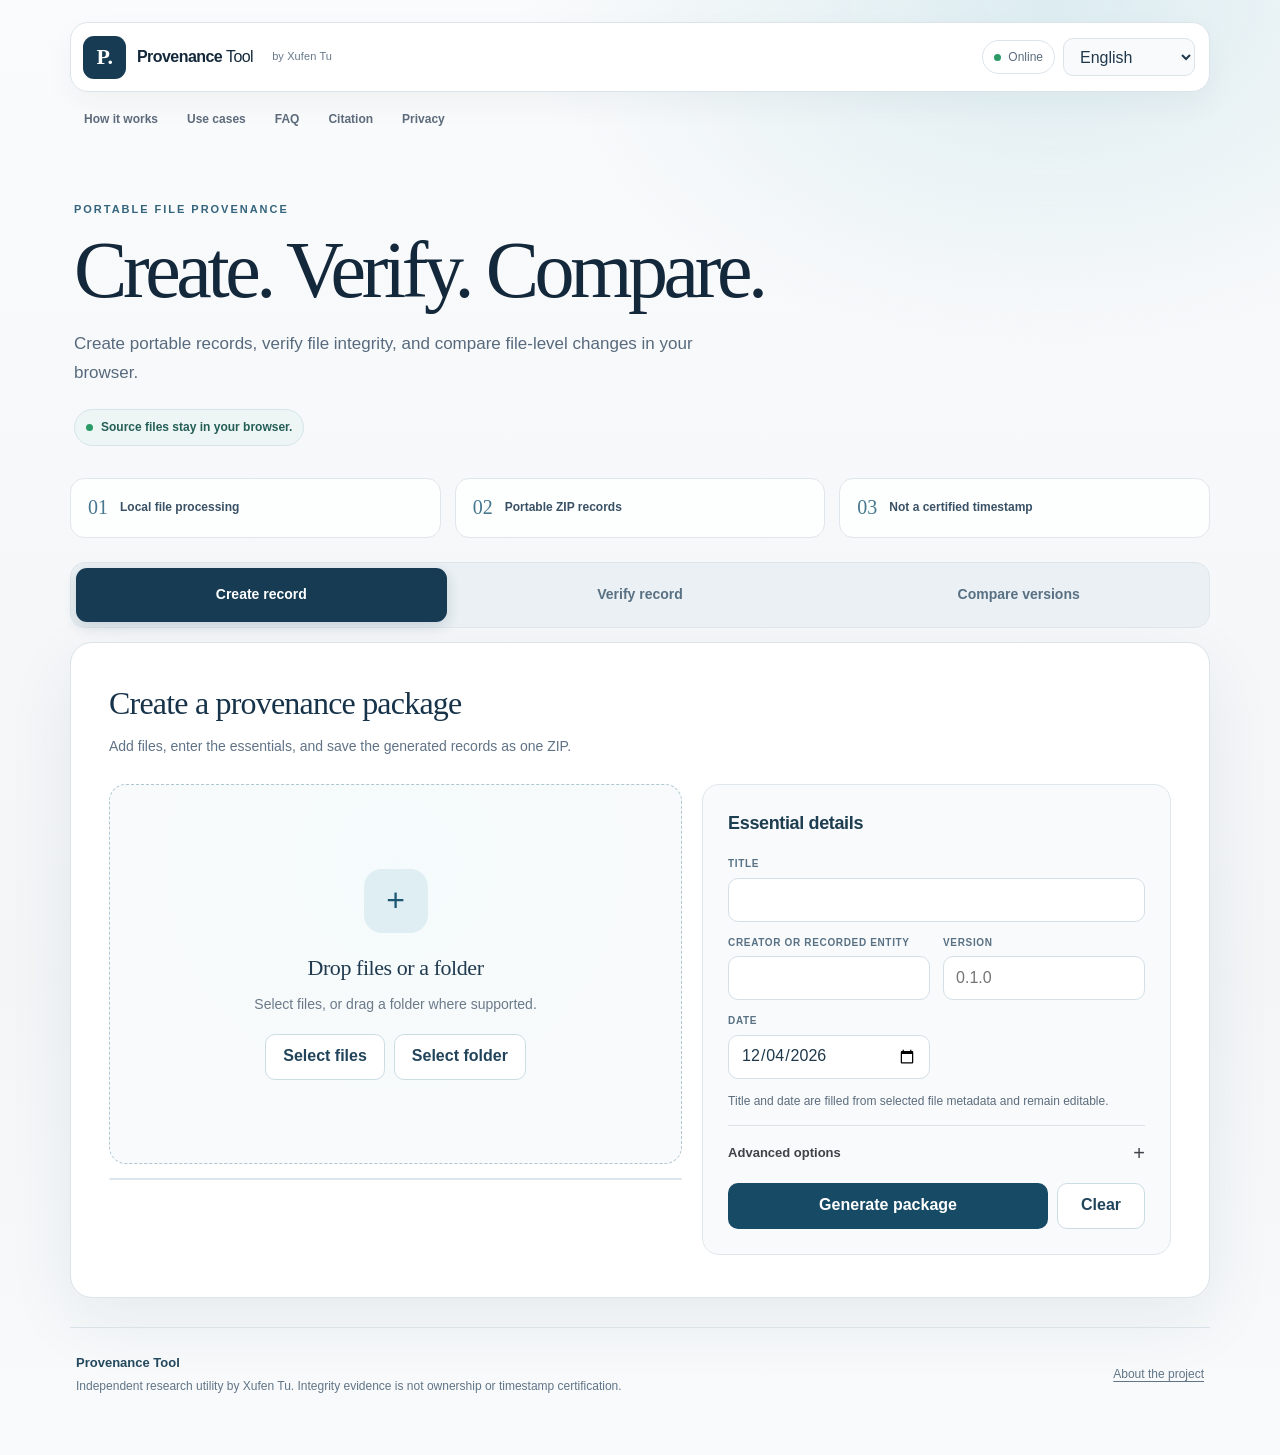
<file: index.html>
<!DOCTYPE html>
<html lang="en" translate="no">
<head>
  <meta charset="UTF-8" />
  <meta name="viewport" content="width=device-width, initial-scale=1.0" />
  <title>Provenance Tool v0.4.3 | Create, Verify and Compare</title>
  <meta name="description" content="Create, verify, and compare portable file provenance records locally in your browser." />
  <meta name="author" content="Xufen Tu" />
  <meta name="version" content="0.4.3" />
  <meta name="robots" content="index,follow,max-image-preview:large" />
  <link rel="canonical" href="https://research-tools.xufentu.com/" />
  <link rel="alternate" hreflang="en" href="https://research-tools.xufentu.com/" />
  <link rel="alternate" hreflang="zh-CN" href="https://research-tools.xufentu.com/zh/" />
  <link rel="alternate" hreflang="x-default" href="https://research-tools.xufentu.com/" />
  <meta property="og:type" content="website" />
  <meta property="og:title" content="Provenance Tool v0.4.3 | Local-first file provenance" />
  <meta property="og:description" content="Create portable provenance records, verify file integrity, and compare file-level changes locally in your browser." />
  <meta property="og:url" content="https://research-tools.xufentu.com/" />
  <meta property="og:image" content="https://research-tools.xufentu.com/assets/social-card.png" />
  <meta name="twitter:card" content="summary_large_image" />
  <meta http-equiv="Content-Security-Policy" content="default-src 'self'; script-src 'self' 'unsafe-inline'; style-src 'self' 'unsafe-inline'; img-src 'self' data:; connect-src 'none'; object-src 'none'; base-uri 'self'; form-action 'none'; frame-ancestors 'none'; upgrade-insecure-requests" />
  <meta name="theme-color" content="#111111" />
  <meta name="mobile-web-app-capable" content="yes" />
  <meta name="apple-mobile-web-app-capable" content="yes" />
  <meta name="apple-mobile-web-app-status-bar-style" content="black-translucent" />
  <link rel="manifest" href="./manifest.webmanifest" />
  <link rel="icon" href="./icons/icon-192.png" />
  <link rel="apple-touch-icon" href="./icons/icon-192.png" />
  <script type="application/ld+json">{"@context":"https://schema.org","@graph":[{"@type":"Person","@id":"https://xufentu.com/#xufen-tu","name":"Xufen Tu","url":"https://xufentu.com","jobTitle":"Independent Interdisciplinary Researcher"},{"@type":"SoftwareApplication","@id":"https://research-tools.xufentu.com/#software","name":"Provenance Tool","alternateName":"文件溯源工具","softwareVersion":"0.4.3","applicationCategory":"ResearchApplication","operatingSystem":"Web browser","url":"https://research-tools.xufentu.com/","codeRepository":"https://github.com/xufentu-creator/provenance-tool","license":"https://www.apache.org/licenses/LICENSE-2.0","isAccessibleForFree":true,"offers":{"@type":"Offer","price":"0","priceCurrency":"USD"},"creator":{"@id":"https://xufentu.com/#xufen-tu"},"author":{"@id":"https://xufentu.com/#xufen-tu"},"maintainer":{"@id":"https://xufentu.com/#xufen-tu"},"description":"A lightweight, local-first web application for creating portable file provenance records, verifying recorded files, and comparing file-level changes.","featureList":["Local SHA-256 hashing","Portable provenance packages","File and manifest verification","File-level version comparison","Human-confirmed metadata","Offline-capable PWA"],"inLanguage":["en","zh-CN"]},{"@type":"WebSite","@id":"https://research-tools.xufentu.com/#website","name":"Provenance Tool","url":"https://research-tools.xufentu.com/","publisher":{"@id":"https://xufentu.com/#xufen-tu"},"inLanguage":["en","zh-CN"]}]}</script>
  <script src="./vendor/jszip.min.js"></script>
  <style>
    :root{
      --bg:#f4f4f1;--panel:#fff;--text:#111;--muted:#737373;--line:#deded8;
      --soft:#f7f7f4;--dark:#141414;--ok:#196b45;--warn:#9a6700;--bad:#b42318;
      --radius:22px;--shadow:0 18px 55px rgba(0,0,0,.07);--max:1180px
    }
    *{box-sizing:border-box}
    html{background:var(--bg);scroll-behavior:smooth}
    body{margin:0;background:
      radial-gradient(circle at 15% 0%,rgba(255,255,255,.9),transparent 33%),
      var(--bg);color:var(--text);font-family:Inter,ui-sans-serif,-apple-system,
      BlinkMacSystemFont,"Segoe UI",Arial,sans-serif;line-height:1.55;
      -webkit-font-smoothing:antialiased}
    button,input,select,textarea{font:inherit}
    button,select{cursor:pointer}
    button:disabled{cursor:not-allowed;opacity:.42}
    a{color:inherit;text-decoration:none}
    .shell{width:min(calc(100% - 28px),var(--max));margin:0 auto;padding:18px 0 64px}
    .topbar{display:flex;align-items:center;justify-content:space-between;gap:18px;
      padding:11px 14px;border:1px solid rgba(222,222,216,.9);border-radius:16px;
      background:rgba(255,255,255,.82);backdrop-filter:blur(16px);position:sticky;top:10px;z-index:20}
    .brand{display:flex;align-items:center;gap:11px;font-weight:700;font-size:14px}
    .mark{display:grid;place-items:center;width:31px;height:31px;border-radius:10px;background:var(--dark);color:#fff;font-size:12px}
    .lang{height:38px;border:1px solid var(--line);border-radius:10px;background:#fff;padding:0 34px 0 12px;color:var(--text)}
    .hero{padding:72px 4px 38px}
    .eyebrow{margin:0 0 12px;color:var(--muted);font-size:12px;font-weight:700;letter-spacing:.09em;text-transform:uppercase}
    h1{margin:0;max-width:900px;font-size:clamp(48px,7.5vw,84px);font-weight:650;letter-spacing:-.06em;line-height:.98}
    .hero-copy{max-width:760px;margin:22px 0 0;color:var(--muted);font-size:18px}
    .privacy{display:inline-flex;align-items:center;gap:8px;margin-top:18px;padding:8px 11px;border:1px solid var(--line);border-radius:999px;background:rgba(255,255,255,.72);font-size:13px}
    .dot{width:7px;height:7px;border-radius:50%;background:#2a9b66}
    .modebar{display:grid;grid-template-columns:repeat(3,1fr);gap:8px;margin:10px 0 18px;padding:7px;border:1px solid var(--line);border-radius:18px;background:rgba(255,255,255,.72)}
    .modebtn{min-height:52px;border:0;border-radius:13px;background:transparent;color:var(--muted);font-weight:650}
    .modebtn.active{background:var(--dark);color:#fff;box-shadow:0 8px 22px rgba(0,0,0,.12)}
    .workspace{min-height:620px;border:1px solid var(--line);border-radius:28px;background:rgba(255,255,255,.9);box-shadow:var(--shadow);overflow:hidden}
    .view{display:none;padding:34px}
    .view.active{display:block}
    .view-head{display:flex;align-items:flex-start;justify-content:space-between;gap:24px;margin-bottom:24px}
    .view-head h2{margin:0;font-size:30px;letter-spacing:-.04em}
    .view-head p{max-width:650px;margin:7px 0 0;color:var(--muted)}
    .canvas{display:grid;grid-template-columns:1.2fr .8fr;gap:18px}
    .drop{min-height:330px;display:flex;flex-direction:column;align-items:center;justify-content:center;text-align:center;padding:34px;border:1.5px dashed #c8c8c2;border-radius:22px;background:linear-gradient(180deg,#fff,#fafaf8);transition:.18s ease}
    .drop.drag{border-color:#111;background:#f4f4f0;transform:translateY(-2px)}
    .drop-icon{width:58px;height:58px;display:grid;place-items:center;border-radius:18px;background:#111;color:#fff;font-size:24px;margin-bottom:18px}
    .drop h3{margin:0;font-size:24px;letter-spacing:-.03em}
    .drop p{max-width:430px;margin:9px 0 18px;color:var(--muted)}
    .button{min-height:44px;padding:0 17px;border:0;border-radius:11px;font-weight:650}
    .primary{background:#111;color:#fff}
    .secondary{background:#fff;color:#111;border:1px solid var(--line)}
    .sidecard{padding:24px;border:1px solid var(--line);border-radius:22px;background:var(--soft)}
    .sidecard h3{margin:0 0 17px;font-size:17px}
    .compact-grid{display:grid;grid-template-columns:1fr 1fr;gap:12px}
    .compact-grid .full{grid-column:1/-1}
    .mini{display:flex;flex-direction:column;gap:6px}
    .mini label{font-size:11px;font-weight:700;color:var(--muted);letter-spacing:.05em;text-transform:uppercase}
    .mini input,.mini select,.mini textarea{width:100%;border:1px solid var(--line);border-radius:11px;background:#fff;color:#111;padding:11px 12px;outline:none}
    .mini input,.mini select{height:44px}
    .mini textarea{min-height:82px;resize:vertical}
    .mini input:focus,.mini select:focus,.mini textarea:focus{border-color:#111;box-shadow:0 0 0 3px rgba(0,0,0,.07)}
    .actionrow{display:flex;flex-wrap:wrap;gap:10px;margin-top:17px}
    .filelist{margin-top:18px;border-top:1px solid var(--line)}
    .filerow{display:grid;grid-template-columns:minmax(0,1fr) auto auto;gap:14px;align-items:center;padding:12px 0;border-bottom:1px solid var(--line);font-size:13px}
    .fname{font-weight:650;overflow-wrap:anywhere}
    .fmeta,.fstate{color:var(--muted);white-space:nowrap}
    .resultbox{display:none;margin-top:20px;padding:24px;border-radius:20px;background:#111;color:#fff}
    .resultbox.show{display:block}
    .resultbox h3{margin:0;font-size:22px}
    .resultbox p{margin:7px 0 17px;color:#cfcfcf}
    .dual{display:grid;grid-template-columns:1fr 1fr;gap:18px}
    .slot{min-height:280px;padding:28px;border:1.5px dashed #c8c8c2;border-radius:22px;background:#fff;display:flex;flex-direction:column;justify-content:center;text-align:center}
    .slot.drag{border-color:#111;background:#f7f7f4}
    .slot .label{font-size:11px;font-weight:750;letter-spacing:.08em;color:var(--muted);text-transform:uppercase}
    .slot h3{margin:8px 0 6px;font-size:24px;letter-spacing:-.03em}
    .slot p{margin:0 0 16px;color:var(--muted)}
    .summarygrid{display:grid;grid-template-columns:repeat(4,1fr);gap:10px;margin-top:20px}
    .metric{padding:18px;border:1px solid var(--line);border-radius:16px;background:#fff}
    .metric strong{display:block;font-size:28px;letter-spacing:-.04em}
    .metric span{font-size:12px;color:var(--muted)}
    .tablewrap{overflow:auto;margin-top:18px;border:1px solid var(--line);border-radius:18px;background:#fff}
    table{width:100%;border-collapse:collapse;font-size:13px}
    th,td{padding:13px 14px;text-align:left;border-bottom:1px solid var(--line);white-space:nowrap}
    th{color:var(--muted);font-size:11px;letter-spacing:.06em;text-transform:uppercase}
    tr:last-child td{border-bottom:0}
    .badge{display:inline-flex;align-items:center;padding:4px 8px;border-radius:999px;font-size:11px;font-weight:700}
    .same{background:#eaf5ef;color:var(--ok)}
    .changed{background:#fff3d6;color:var(--warn)}
    .added{background:#e8f0ff;color:#2456a6}
    .removed{background:#fdecea;color:var(--bad)}
    .verify-panel{display:none;margin-top:20px}
    .copy-help{margin:12px 0 0;color:#bdbdbd;font-size:13px;line-height:1.55}
    .toast{position:fixed;left:50%;bottom:28px;transform:translate(-50%,18px);
      min-width:280px;max-width:calc(100% - 32px);padding:14px 18px;border-radius:14px;
      background:#111;color:#fff;box-shadow:0 18px 45px rgba(0,0,0,.22);
      opacity:0;pointer-events:none;transition:.22s ease;z-index:99;text-align:center;font-size:14px}
    .toast.show{opacity:1;transform:translate(-50%,0)}
    .verify-panel.show{display:block}
    .verify-hero{padding:26px;border-radius:20px;background:#111;color:#fff}
    .verify-hero.ok{background:#145c3d}
    .verify-hero.bad{background:#8f241d}
    .verify-hero h3{margin:0;font-size:26px}
    .verify-hero p{margin:7px 0 0;color:rgba(255,255,255,.78)}
    .pathnote{margin:12px 0 0;color:var(--muted);font-size:12px;line-height:1.5}.busy{position:relative}.busy::after{content:"";display:inline-block;width:12px;height:12px;margin-left:8px;border:2px solid currentColor;border-right-color:transparent;border-radius:50%;animation:spin .7s linear infinite;vertical-align:-2px}@keyframes spin{to{transform:rotate(360deg)}}.footer{padding:24px 4px 0;text-align:center;color:var(--muted);font-size:12px}
    @media(max-width:900px){
      .canvas,.dual{grid-template-columns:1fr}
      .summarygrid{grid-template-columns:repeat(2,1fr)}
      .view{padding:22px}
    }
    @media(max-width:620px){
      .shell{width:min(calc(100% - 16px),var(--max))}
      .hero{padding-top:50px}
      .modebar{grid-template-columns:1fr}
      .compact-grid{grid-template-columns:1fr}
      .compact-grid .full{grid-column:auto}
      .summarygrid{grid-template-columns:1fr 1fr}
      .view-head{display:block}
      .topbar{top:6px}
    }

    /* v0.4.3 application UI refinement */
    :root{--app-bg:#f6f7f8;--app-panel:#ffffff;--app-ink:#101114;--app-sub:#6f7379;--app-line:#e8e9eb;--app-accent:#111216;--app-elev:0 24px 70px rgba(17,18,22,.08)}
    body{background:linear-gradient(180deg,#fafbfc 0,#f4f5f6 48%,#f7f8f9 100%);min-height:100vh}
    .shell{width:min(calc(100% - 32px),1240px);padding-top:14px}
    .topbar{min-height:64px;padding:10px 14px 10px 12px;border-color:rgba(232,233,235,.95);border-radius:20px;background:rgba(255,255,255,.9);box-shadow:0 10px 35px rgba(17,18,22,.05)}
    .brand{font-size:15px;letter-spacing:-.015em}.mark{width:38px;height:38px;border-radius:13px;font-size:15px}
    .hero{padding:46px 8px 26px}.eyebrow{margin-bottom:10px}.hero h1{max-width:720px;font-size:clamp(40px,6vw,70px)}
    .hero-copy{font-size:17px;max-width:680px;margin-top:16px}.privacy{margin-top:14px;background:#fff;border-color:var(--app-line)}
    .modebar{position:sticky;top:86px;z-index:15;grid-template-columns:repeat(3,minmax(0,1fr));max-width:700px;margin:0 auto 18px;padding:6px;border-radius:17px;border-color:var(--app-line);background:rgba(255,255,255,.92);backdrop-filter:blur(14px);box-shadow:0 10px 28px rgba(17,18,22,.05)}
    .modebtn{min-height:46px;font-size:14px}.modebtn.active{box-shadow:none}
    .workspace{min-height:0;border-color:var(--app-line);border-radius:30px;background:rgba(255,255,255,.94);box-shadow:var(--app-elev)}
    .view{padding:34px 36px 38px}.view-head{margin-bottom:20px}.view-head h2{font-size:28px}.view-head p{font-size:14px}
    .canvas{grid-template-columns:minmax(0,1.25fr) minmax(360px,.75fr);gap:22px;align-items:start}
    .drop{min-height:360px;border:1px solid var(--app-line);border-radius:24px;background:linear-gradient(180deg,#fff 0%,#fbfbfc 100%);box-shadow:inset 0 1px 0 rgba(255,255,255,.8)}
    .drop:hover{border-color:#cfd1d4;transform:translateY(-1px)}.drop.drag{border-color:#111;background:#f8f8f8}
    .drop-icon{width:64px;height:64px;border-radius:20px;font-size:26px;box-shadow:0 14px 30px rgba(17,18,22,.16)}
    .drop h3{font-size:26px}.drop p{font-size:14px}.button{min-height:46px;border-radius:13px;transition:transform .15s ease,box-shadow .15s ease,background .15s ease}
    .button:hover:not(:disabled){transform:translateY(-1px)}.primary{box-shadow:0 10px 24px rgba(17,18,22,.14)}
    .sidecard{position:sticky;top:160px;padding:24px;border-color:var(--app-line);border-radius:24px;background:#fbfbfc;box-shadow:none}
    .sidecard h3{font-size:18px;letter-spacing:-.02em;margin-bottom:18px}.compact-grid{gap:13px}
    .mini label{font-size:10px;color:#7c8086}.mini input,.mini select,.mini textarea{border-color:#e1e3e6;border-radius:13px;background:#fff}.mini input,.mini select{height:48px}
    .helper{margin:0;color:var(--app-sub);font-size:12px;line-height:1.5}
    .advanced{grid-column:1/-1;border-top:1px solid var(--app-line);margin-top:2px;padding-top:12px}.advanced summary{cursor:pointer;list-style:none;font-size:13px;font-weight:700;color:#3f4348;display:flex;align-items:center;justify-content:space-between}.advanced summary::-webkit-details-marker{display:none}.advanced summary::after{content:'+';font-size:20px;font-weight:400}.advanced[open] summary::after{content:'−'}.advanced-grid{display:grid;grid-template-columns:1fr 1fr;gap:12px;margin-top:14px}.advanced-grid .full{grid-column:1/-1}
    .actionrow{gap:9px}.sidecard>.actionrow .primary{flex:1}.sidecard>.actionrow .secondary{min-width:88px}
    .filelist{margin-top:14px;border:1px solid var(--app-line);border-radius:18px;background:#fff;overflow:hidden}.filerow{padding:13px 15px;border-bottom-color:var(--app-line)}.filerow:last-child{border-bottom:0}
    .resultbox{border-radius:22px;padding:24px;box-shadow:0 20px 45px rgba(17,18,22,.15)}
    .slot{border:1px solid var(--app-line);border-radius:24px;background:linear-gradient(180deg,#fff,#fbfbfc)}
    .summarygrid{gap:12px}.metric{border-color:var(--app-line);border-radius:18px}.tablewrap{border-color:var(--app-line)}
    .status-chip{display:inline-flex;align-items:center;gap:7px;min-height:34px;padding:0 11px;border:1px solid var(--app-line);border-radius:999px;background:#fff;color:var(--app-sub);font-size:12px}.status-chip::before{content:'';width:7px;height:7px;border-radius:50%;background:#2b9a67}.status-chip.offline::before{background:#c98916}
    .top-actions{display:flex;gap:8px;align-items:center}.app-subtitle{font-weight:500;color:var(--app-sub);font-size:12px;margin-left:2px}
    @media(max-width:980px){.canvas{grid-template-columns:1fr}.sidecard{position:static}.modebar{top:82px}.view{padding:26px}.hero{padding-top:36px}}
    @media(max-width:620px){.shell{width:min(calc(100% - 14px),1240px)}.topbar{border-radius:16px}.app-subtitle{display:none}.status-chip{display:none}.hero{padding:34px 4px 20px}.hero h1{font-size:42px}.hero-copy{font-size:15px}.modebar{top:76px;max-width:none}.view{padding:18px}.workspace{border-radius:22px}.drop{min-height:310px;padding:24px 18px}.sidecard{padding:18px}.advanced-grid{grid-template-columns:1fr}.advanced-grid .full{grid-column:auto}.filelist{border-radius:14px}.filerow{grid-template-columns:minmax(0,1fr) auto}.fstate{display:none}.top-actions .button{display:none!important}}


    /* v0.4.3 compact authority refinement */
    .hero{padding:28px 8px 18px}.hero h1{font-size:clamp(34px,5vw,56px)}.hero-copy{font-size:15px}.privacy{margin-top:10px}
    .workspace{max-width:980px;margin:0 auto}.view{padding:26px 28px 30px}.view-head{margin-bottom:15px}.view-head h2{font-size:24px}
    .canvas{grid-template-columns:minmax(0,1fr) minmax(320px,390px);gap:18px}.drop{min-height:285px}.drop-icon{width:54px;height:54px;border-radius:17px}.drop h3{font-size:22px}
    .sidecard{top:145px;padding:20px}.mini input,.mini select{height:44px}.actionrow{margin-top:14px}
    .resultbox{max-width:720px;margin:18px auto 0;padding:18px 20px;border-radius:18px;background:#111;color:#fff;box-shadow:0 16px 38px rgba(17,18,22,.14)}
    .resultbox h3{font-size:18px}.resultbox>p{margin:4px 0 12px;font-size:13px}.result-title{font-size:16px;font-weight:750;line-height:1.35}.result-meta{margin-top:4px;color:#bfc1c5;font-size:12px}
    .result-identifiers{display:grid;gap:8px;margin-top:14px}.id-row{display:grid;grid-template-columns:88px minmax(0,1fr) auto;gap:9px;align-items:center;padding:9px 10px;border:1px solid #2e3035;border-radius:11px;background:#17181c}.id-label{font-size:10px;text-transform:uppercase;letter-spacing:.06em;color:#96999f}.id-value{font-family:ui-monospace,SFMono-Regular,Menlo,monospace;font-size:11px;white-space:nowrap;overflow:hidden;text-overflow:ellipsis}.text-action{border:0;background:transparent;color:#d9dadc;font-size:11px;cursor:pointer;padding:3px 4px}.text-action:hover{color:#fff}
    .result-actions{display:flex;flex-wrap:wrap;gap:8px;margin-top:14px}.result-actions .button{min-height:40px;padding:0 14px;font-size:12px}.result-details{margin-top:12px;border-top:1px solid #2d2f34;padding-top:10px}.result-details summary{cursor:pointer;color:#bfc1c5;font-size:12px}.result-details .tablewrap{max-height:230px;margin-top:10px;border-radius:12px}.result-details table{font-size:11px}.result-details th,.result-details td{padding:9px 10px}
    .copy-help{font-size:11px;margin-top:9px}    @media(max-width:980px){.workspace{max-width:none}.canvas{grid-template-columns:1fr}.sidecard{position:static}.resultbox{max-width:none}}
    @media(max-width:620px){.hero{padding-top:24px}.hero h1{font-size:34px}.view{padding:16px}.drop{min-height:245px}.resultbox{padding:16px}.id-row{grid-template-columns:72px minmax(0,1fr)}.id-row .text-action{display:none}.result-actions .button{flex:1}}

  </style>
  <link rel="stylesheet" href="./assets/product-ui.css" />
</head>
<body>
  <main class="shell">
    <nav class="topbar" aria-label="Application navigation">
      <a class="brand" href="./" aria-label="Provenance Tool home">
        <span class="mark" aria-hidden="true">P.</span><span>Provenance <span class="brand-light">Tool</span></span><span class="app-subtitle">by Xufen Tu</span>
      </a>
      <div class="top-actions"><span id="networkStatus" class="status-chip">Online</span><button id="installApp" class="button secondary" style="display:none;min-height:38px" aria-label="Install app">Install</button><select id="language" class="lang" aria-label="Language" translate="no">
        <option value="en">English</option>
        <option value="zh-CN">简体中文</option>
        
      </select></div>
    </nav>

    <nav class="resource-nav" aria-label="Research tool resources">
      <a href="./how-it-works.html" data-i18n="navHow">How it works</a>
      <a href="./use-cases.html" data-i18n="navCases">Use cases</a>
      <a href="./faq.html" data-i18n="navFaq">FAQ</a>
      <a href="./citation.html" data-i18n="navCitation">Citation</a>
      <a href="./privacy.html" data-i18n="navPrivacy">Privacy</a>
    </nav>

    <header class="hero">
      <p class="eyebrow" data-i18n="eyebrow">Portable file provenance</p>
      <h1 data-i18n="hero">Create. Verify. Compare.</h1>
      <p class="hero-copy" data-i18n="heroCopy">Create portable records, verify file integrity, and compare file-level changes in your browser.</p>
      <div class="privacy"><span class="dot"></span><span data-i18n="privacy">Source files stay in your browser.</span></div>
    </header>

    <div class="assurance-row" aria-label="Tool boundaries">
      <div><span class="assurance-symbol">01</span><span data-i18n="proofLocal">Local file processing</span></div>
      <div><span class="assurance-symbol">02</span><span data-i18n="proofPortable">Portable ZIP records</span></div>
      <div><span class="assurance-symbol">03</span><span data-i18n="proofBoundary">Not a certified timestamp</span></div>
    </div>

    <div class="modebar" aria-label="Workflow">
      <button class="modebtn active" data-mode="create" data-i18n="modeCreate" aria-pressed="true">Create record</button>
      <button class="modebtn" data-mode="verify" data-i18n="modeVerify" aria-pressed="false">Verify record</button>
      <button class="modebtn" data-mode="compare" data-i18n="modeCompare" aria-pressed="false">Compare versions</button>
    </div>

    <section class="workspace">
      <div id="create" class="view active">
        <div class="view-head">
          <div><h2 data-i18n="createTitle">Create a provenance package</h2><p data-i18n="createCopy">Add files, enter the essentials, and save the generated records as one ZIP.</p></div>
        </div>
        <div class="canvas">
          <div>
            <div id="createDrop" class="drop" tabindex="0">
              <div class="drop-icon">+</div>
              <h3 data-i18n="dropTitle">Drop files or a folder</h3>
              <p data-i18n="dropCopy">Select files, or drag a folder where supported.</p>
              <div class="actionrow" style="justify-content:center;margin-top:0">
                <button id="createPick" class="button secondary" data-i18n="selectFiles">Select files</button>
                <button id="createFolderPick" class="button secondary" data-i18n="selectFolder">Select folder</button>
              </div>
              <input id="createInput" type="file" multiple hidden />
              <input id="createFolderInput" type="file" webkitdirectory multiple hidden />
            </div>
            <div id="createFiles" class="filelist"></div>
          </div>
          <aside class="sidecard">
            <h3 data-i18n="essential">Essential details</h3>
            <div class="compact-grid">
              <div class="mini full"><label data-i18n="title">Title</label><input id="title" /></div>
              <div class="mini"><label data-i18n="author">Creator or recorded entity</label><input id="author" /></div>
              <div class="mini"><label data-i18n="version">Version</label><input id="version" placeholder="0.1.0" required /></div>
              <div class="mini"><label data-i18n="date">Date</label><input id="date" type="date" /></div>
              <div class="mini full"><p class="helper" data-i18n="autoFillNote">Title and date are filled from the selected file or folder and can be edited.</p></div>
              <details class="advanced">
                <summary><span data-i18n="advancedOptions">Advanced options</span></summary>
                <div class="advanced-grid">
                  <div class="mini"><label data-i18n="type">Type</label>
                    <select id="type" translate="no">
                      <option value="Research Paper" data-i18n="tPaper">Research Paper</option>
                      <option value="Website" data-i18n="tWebsite">Website</option>
                      <option value="GitHub Repository" data-i18n="tRepo">GitHub Repository</option>
                      <option value="Software" data-i18n="tSoftware">Software</option>
                      <option value="Source Code" data-i18n="tCode">Source Code</option>
                      <option value="Audio" data-i18n="tAudio">Audio</option>
                      <option value="Video" data-i18n="tVideo">Video</option>
                      <option value="Image" data-i18n="tImage">Image</option>
                      <option value="Archive" data-i18n="tArchive">Archive</option>
                      <option value="Other" data-i18n="tOther">Other</option>
                    </select>
                  </div>
                  <div class="mini"><label data-i18n="classification">Classification</label>
                    <select id="classification" translate="no"><option value="Public" data-i18n="cPublic">Public</option></select>
                  </div>
                  <div class="mini full"><label data-i18n="source">Official link (optional)</label><input id="source" type="url" placeholder="https://..." /></div>
                </div>
              </details>
            </div>
            <div class="actionrow">
              <button id="generate" class="button primary" data-i18n="generate">Generate package</button>
              <button id="resetCreate" class="button secondary" data-i18n="clear">Clear</button>
            </div>
            <div id="createResult" class="resultbox">
              <h3 data-i18n="ready">Record complete</h3>
              <p data-i18n="readyCopy">Your portable provenance package is ready to save.</p>
              <div id="compactResultTitle" class="result-title"></div>
              <div id="compactResultMeta" class="result-meta"></div>
              <div class="result-identifiers">
                <div class="id-row"><span class="id-label">Record ID</span><span id="compactRecordId" class="id-value"></span><button id="copyRecordId" class="text-action" type="button">Copy</button></div>
                <div class="id-row"><span class="id-label">ZIP SHA-256</span><span id="compactPackageHash" class="id-value"></span><button id="copyPackageHash" class="text-action" type="button">Copy</button></div>
              </div>
              <div class="result-actions">
                <button id="downloadPackage" class="button primary" data-i18n="savePackage">Save provenance package</button>
                <button id="saveSummary" class="button secondary" data-i18n="saveSummary">Save summary</button>
                <button id="copySummary" class="button secondary" data-i18n="copySummary">Copy record information</button>
              </div>
              <p class="copy-help" data-i18n="copyHelp">The saved summary and copied text contain the same record information.</p>
              <details class="result-details">
                <summary data-i18n="technicalDetails">Technical details</summary>
                <div id="recordSummary" style="display:none"></div>
                <div id="hashSummary" class="tablewrap" style="background:#fff;color:#111"></div>
                <div style="margin-top:10px"><button id="saveChecksum" class="button secondary" data-i18n="saveChecksum">Save checksum</button></div>
                <details id="citationDetails" style="margin-top:12px">
                  <summary data-i18n="citationOptional">Citation (public records only)</summary>
                  <div style="margin-top:10px"><code id="citationPreview" style="display:block;white-space:pre-wrap;word-break:break-word;color:#fff"></code><button id="copyCitation" class="button secondary" style="margin-top:10px" data-i18n="copyCitation">Copy citation</button></div>
                </details>
              </details>
              <p id="packageHash" style="display:none"></p><p id="downloadStatus" style="margin:8px 0 0;color:#cfcfcf;font-size:12px"></p>
            </div>
          </aside>
        </div>
      </div>

      <div id="verify" class="view">
        <div class="view-head">
          <div><h2 data-i18n="verifyTitle">Verify file integrity</h2><p data-i18n="verifyCopy">Add current files and a saved provenance ZIP or integrity JSON.</p></div>
        </div>
        <div class="dual">
          <div id="verifyFilesDrop" class="slot">
            <span class="label" data-i18n="currentFiles">Current files</span>
            <h3 data-i18n="addFiles">Add files to verify</h3>
            <p data-i18n="addFilesCopy">The tool recalculates SHA-256 locally.</p>
            <div class="actionrow" style="justify-content:center;margin-top:0">
              <button id="verifyFilesPick" class="button secondary" data-i18n="selectFiles">Select files</button>
              <button id="verifyFolderPick" class="button secondary" data-i18n="selectFolder">Select folder</button>
            </div>
            <input id="verifyFilesInput" type="file" multiple hidden />
            <input id="verifyFolderInput" type="file" webkitdirectory multiple hidden />
            <div id="verifyFilesNames" class="filelist"></div><p class="pathnote" data-i18n="pathNote">For folder-based records, use the same root folder structure used when the record was created.</p>
          </div>
          <div id="verifyRecordDrop" class="slot">
            <span class="label" data-i18n="savedRecord">Saved record</span>
            <h3 data-i18n="addRecord">Add provenance ZIP or JSON</h3>
            <p data-i18n="addRecordCopy">The stored hashes are read locally.</p>
            <button id="verifyRecordPick" class="button secondary" data-i18n="selectRecord">Select record</button>
            <input id="verifyRecordInput" type="file" accept=".zip,.json,application/json,application/zip" hidden />
            <div id="verifyRecordName" class="filelist"></div>
          </div>
        </div>
        <div class="actionrow"><button id="runVerify" class="button primary" data-i18n="runVerify">Run verification</button></div>
        <div id="verifyPanel" class="verify-panel">
          <div id="verifyHero" class="verify-hero"><h3 id="verifyHeadline"></h3><p id="verifyText"></p></div>
          <div id="verifyTable" class="tablewrap"></div>
        </div>
      </div>

      <div id="compare" class="view">
        <div class="view-head">
          <div><h2 data-i18n="compareTitle">See which files changed</h2><p data-i18n="compareCopy">Compare file paths and SHA-256 records between two versions.</p></div>
        </div>
        <div class="dual">
          <div id="beforeDrop" class="slot">
            <span class="label" data-i18n="before">Previous version</span>
            <h3 data-i18n="addBefore">Add older files</h3>
            <p data-i18n="folderSupport">Select files, or drag a folder where supported.</p>
            <div class="actionrow" style="justify-content:center;margin-top:0">
              <button id="beforePick" class="button secondary" data-i18n="selectFiles">Select files</button>
              <button id="beforeFolderPick" class="button secondary" data-i18n="selectFolder">Select folder</button>
            </div>
            <input id="beforeInput" type="file" multiple hidden />
            <input id="beforeFolderInput" type="file" webkitdirectory multiple hidden />
            <div id="beforeNames" class="filelist"></div><p class="pathnote" data-i18n="pathNote">For folder-based records, use the same root folder structure used when the record was created.</p>
          </div>
          <div id="afterDrop" class="slot">
            <span class="label" data-i18n="after">Current version</span>
            <h3 data-i18n="addAfter">Add newer files</h3>
            <p data-i18n="folderSupport">Select files, or drag a folder where supported.</p>
            <div class="actionrow" style="justify-content:center;margin-top:0">
              <button id="afterPick" class="button secondary" data-i18n="selectFiles">Select files</button>
              <button id="afterFolderPick" class="button secondary" data-i18n="selectFolder">Select folder</button>
            </div>
            <input id="afterInput" type="file" multiple hidden />
            <input id="afterFolderInput" type="file" webkitdirectory multiple hidden />
            <div id="afterNames" class="filelist"></div><p class="pathnote" data-i18n="pathNote">For folder-based records, use the same root folder structure used when the record was created.</p>
          </div>
        </div>
        <div class="actionrow"><button id="runCompare" class="button primary" data-i18n="runCompare">Compare versions</button></div>
        <div id="compareResults" style="display:none">
          <div class="summarygrid">
            <div class="metric"><strong id="mSame">0</strong><span data-i18n="unchanged">Unchanged</span></div>
            <div class="metric"><strong id="mChanged">0</strong><span data-i18n="changed">Changed</span></div>
            <div class="metric"><strong id="mAdded">0</strong><span data-i18n="added">Added</span></div>
            <div class="metric"><strong id="mRemoved">0</strong><span data-i18n="removed">Removed</span></div>
          </div>
          <div id="compareTable" class="tablewrap"></div>
        </div>
      </div>
    </section>

    <footer class="site-footer">
      <div><strong>Provenance Tool</strong><span data-i18n="footerText">Independent research utility by Xufen Tu. Integrity evidence is not ownership or timestamp certification.</span></div>
      <a href="./about.html" data-i18n="navAbout">About the project</a>
    </footer>

    <div id="toast" class="toast" role="status" aria-live="polite"></div>
  </main>


<script src="./assets/integrity-core.js"></script>
<script>
const $=id=>document.getElementById(id);
const state={create:[],verifyFiles:[],verifyRecord:null,before:[],after:[],packageBlob:null,packageHash:"",citation:"",summary:"",recordId:""};
const translations={
en:{eyebrow:"Portable file provenance",hero:"Create. Verify. Compare.",heroCopy:"Create portable records, verify file integrity, and compare file-level changes in your browser.",privacy:"Source files stay in your browser.",modeCreate:"Create record",modeVerify:"Verify record",modeCompare:"Compare versions",createTitle:"Create a provenance package",createCopy:"Add files, enter the essentials, and save the generated records as one ZIP.",dropTitle:"Drop files or a folder",dropCopy:"Select files, or drag a folder where supported.",selectFiles:"Select files",selectFolder:"Select folder",essential:"Essential details",title:"Title",author:"Creator or recorded entity",version:"Version",date:"Date",type:"Type",classification:"Classification",source:"Official link (optional)",generate:"Generate package",clear:"Clear",ready:"Record complete",readyCopy:"Your portable provenance package is ready to save.",savePackage:"Save provenance package",saveChecksum:"Save checksum",saveSummary:"Save human-readable summary",technicalDetails:"Technical details",researchCircle:"Invitation-based research discussion",copySummary:"Copy record information",copyHelp:"The saved summary and copied text contain the same record information.",copiedSummary:"Record information copied to clipboard.",copiedCitation:"Citation copied to clipboard.",copyFailed:"Copy failed. Please select and copy the text manually.",citationOptional:"Citation (public records only)",copyCitation:"Copy citation",hashTitle:"SHA-256 records",generatedTime:"Generated time",localTime:"Local time",utcTime:"UTC time",downloaded:"ZIP downloaded. Open the ZIP to view the complete records.",verifyTitle:"Verify file integrity",verifyCopy:"Add current files and a saved provenance ZIP or integrity JSON.",currentFiles:"Current files",addFiles:"Add files to verify",addFilesCopy:"The tool recalculates SHA-256 locally.",savedRecord:"Saved record",addRecord:"Add provenance ZIP or JSON",addRecordCopy:"The stored hashes are read locally.",selectRecord:"Select record",runVerify:"Run verification",compareTitle:"See which files changed",compareCopy:"Compare file paths and SHA-256 records between two versions.",before:"Previous version",after:"Current version",addBefore:"Add older files",addAfter:"Add newer files",folderSupport:"Select files, or drag a folder where supported.",runCompare:"Compare versions",unchanged:"Unchanged",changed:"Changed",added:"Added",removed:"Removed",boundary:"Integrity records support comparison. Local time is not a certified timestamp.",tPaper:"Research Paper",tWebsite:"Website",tRepo:"GitHub Repository",tSoftware:"Software",tCode:"Source Code",tAudio:"Audio",tVideo:"Video",tImage:"Image",tArchive:"Archive",tOther:"Other",cPublic:"Public",pathNote:"For folder-based records, use the same root folder structure used when the record was created.",processing:"Processing…",hashing:"Hashing {current}/{total}",generateFailed:"The record could not be generated.",largeFiles:"Large files may require more browser memory and processing time.",autoFillNote:"Title and date are filled from selected file metadata and remain editable.",advancedOptions:"Advanced options"},
"zh-CN":{eyebrow:"可携带文件溯源",hero:"创建 · 验证 · 对比",heroCopy:"在浏览器中创建记录、核验文件完整性并比较文件级变化。",privacy:"原始文件保留在浏览器中。",modeCreate:"创建记录",modeVerify:"验证记录",modeCompare:"前后对比",createTitle:"创建溯源记录包",createCopy:"添加文件、填写必要信息，并将生成的记录保存为一个 ZIP。",dropTitle:"拖入文件或文件夹",dropCopy:"可选择文件；在浏览器支持时也可拖入文件夹。",selectFiles:"选择文件",selectFolder:"选择文件夹",essential:"必要信息",title:"标题",author:"创建者或记录实体",version:"版本",date:"日期",type:"类型",classification:"记录级别",source:"官方链接（选填）",generate:"生成记录包",clear:"清空",ready:"记录已完成",readyCopy:"可携带的溯源记录包已经准备好保存。",savePackage:"保存溯源记录包",saveChecksum:"保存机器校验值",saveSummary:"保存可读摘要",technicalDetails:"技术详情",researchCircle:"申请加入邀请制研究讨论",copySummary:"复制记录信息",copyHelp:"保存的可读摘要与复制内容完全一致。",copiedSummary:"记录信息已复制到剪贴板。",copiedCitation:"建议引用已复制到剪贴板。",copyFailed:"复制失败，请手动选择文字复制。",citationOptional:"建议引用（仅适用于公开记录）",copyCitation:"复制建议引用",hashTitle:"SHA-256 记录",generatedTime:"生成时间",localTime:"本地时间",utcTime:"UTC 时间",downloaded:"ZIP 已下载。请打开 ZIP 查看完整记录文件。",verifyTitle:"验证文件完整性",verifyCopy:"添加当前文件和已保存的溯源 ZIP 或完整性 JSON。",currentFiles:"当前文件",addFiles:"添加要验证的文件",addFilesCopy:"工具会在本地重新计算 SHA-256。",savedRecord:"已保存记录",addRecord:"添加溯源 ZIP 或 JSON",addRecordCopy:"工具会在本地读取已保存的哈希。",selectRecord:"选择记录",runVerify:"开始验证",compareTitle:"查看哪些文件发生变化",compareCopy:"通过文件路径和 SHA-256 记录比较两个版本。",before:"旧版本",after:"新版本",addBefore:"添加之前的文件",addAfter:"添加现在的文件",folderSupport:"可选择文件；在浏览器支持时也可拖入文件夹。",runCompare:"开始对比",unchanged:"未变化",changed:"已修改",added:"新增",removed:"删除",boundary:"完整性记录支持比对；本地时间不是认证时间戳。",tPaper:"研究论文",tWebsite:"网站",tRepo:"GitHub 仓库",tSoftware:"软件",tCode:"源代码",tAudio:"音频",tVideo:"视频",tImage:"图片",tArchive:"压缩包",tOther:"其他",cPublic:"公开",pathNote:"验证文件夹记录时，请使用与创建记录时一致的根目录结构。",processing:"处理中……",hashing:"计算中 {current}/{total}",generateFailed:"无法生成记录包。",largeFiles:"大文件可能需要更多浏览器内存和处理时间。",autoFillNote:"标题和日期会根据所选文件或文件夹自动填写，并可随时修改。",advancedOptions:"高级选项"}
};
let currentLang="en";
Object.assign(translations.en,{navHow:"How it works",navCases:"Use cases",navFaq:"FAQ",navCitation:"Citation",navPrivacy:"Privacy",navAbout:"About the project",proofLocal:"Local file processing",proofPortable:"Portable ZIP records",proofBoundary:"Not a certified timestamp",footerText:"Independent research utility by Xufen Tu. Integrity evidence is not ownership or timestamp certification."});
Object.assign(translations["zh-CN"],{navHow:"使用说明",navCases:"使用场景",navFaq:"常见问题",navCitation:"引用方式",navPrivacy:"隐私政策",navAbout:"关于项目",proofLocal:"文件仅在本地处理",proofPortable:"可独立保存的 ZIP 记录",proofBoundary:"非认证时间戳",footerText:"Xufen Tu 独立研究工具。完整性证据不等同于所有权证明或认证时间戳。"});
function t(k){return (translations[currentLang]||translations.en)[k]||translations.en[k]||k}
function applyLang(lang){
 currentLang=translations[lang]?lang:"en";document.documentElement.lang=currentLang;$("language").value=currentLang;
 document.querySelectorAll("[data-i18n]").forEach(n=>{const k=n.dataset.i18n;if(t(k))n.textContent=t(k)});
}
let toastTimer;
function showToast(message){
 const toast=$("toast");
 toast.textContent=message;
 toast.classList.add("show");
 clearTimeout(toastTimer);
 toastTimer=setTimeout(()=>toast.classList.remove("show"),2400);
}
$("language").addEventListener("change",e=>applyLang(e.target.value));applyLang("en");
const autoFieldState={title:true,date:true};
function localDateValue(ms){
 const d=new Date(ms);
 if(Number.isNaN(d.getTime()))return "";
 return new Date(d.getTime()-d.getTimezoneOffset()*60000).toISOString().slice(0,10);
}
$("date").value=localDateValue(Date.now());
["title","date"].forEach(id=>$(id).addEventListener("input",()=>{autoFieldState[id]=false}));

document.querySelectorAll(".modebtn").forEach(b=>b.addEventListener("click",()=>{
 document.querySelectorAll(".modebtn").forEach(x=>x.classList.toggle("active",x===b));
 document.querySelectorAll(".modebtn").forEach(x=>x.setAttribute("aria-pressed",String(x===b)));
 document.querySelectorAll(".view").forEach(v=>v.classList.toggle("active",v.id===b.dataset.mode));
}));

function fmt(bytes){if(!bytes)return"0 B";const u=["B","KB","MB","GB","TB"],i=Math.min(Math.floor(Math.log(bytes)/Math.log(1024)),u.length-1);return`${(bytes/1024**i).toFixed(i?1:0)} ${u[i]}`}
function safe(s){return String(s).replace(/[&<>"']/g,c=>({"&":"&amp;","<":"&lt;",">":"&gt;","\"":"&quot;","'":"&#039;"}[c]))}
async function hash(file){const d=await crypto.subtle.digest("SHA-256",await file.arrayBuffer());return[...new Uint8Array(d)].map(x=>x.toString(16).padStart(2,"0")).join("")}
async function collectDropped(dt){
 const items=[...(dt.items||[])],entries=items.map(i=>i.webkitGetAsEntry&&i.webkitGetAsEntry()).filter(Boolean);
 if(!entries.length)return[...(dt.files||[])].map(f=>({file:f,path:f.name}));
 const out=[];
 async function walk(entry,path=""){
  if(entry.isFile){await new Promise(r=>entry.file(f=>{out.push({file:f,path:path+f.name});r()}))}
  else if(entry.isDirectory){const reader=entry.createReader();let batch;do{batch=await new Promise(r=>reader.readEntries(r));for(const e of batch)await walk(e,path+entry.name+"/")}while(batch.length)}
 }
 for(const e of entries)await walk(e,"");return out
}
function setDrop(id,inputId,pickId,key,listId){
 const zone=$(id),input=$(inputId),pick=$(pickId);
 pick.onclick=()=>input.click();input.onchange=()=>setFiles(key,[...input.files].map(f=>({file:f,path:f.webkitRelativePath||f.name})),listId);
 ["dragenter","dragover"].forEach(ev=>zone.addEventListener(ev,e=>{e.preventDefault();zone.classList.add("drag")}));
 ["dragleave","drop"].forEach(ev=>zone.addEventListener(ev,e=>{e.preventDefault();zone.classList.remove("drag")}));
 zone.addEventListener("drop",async e=>setFiles(key,await collectDropped(e.dataTransfer),listId));
}
function fileStem(name){
 return String(name||"").replace(/\.[^.\/]+$/,"").replace(/[_-]+/g," ").replace(/\s+/g," ").trim();
}
function inferredTitle(items){
 if(!items.length)return "";
 const paths=items.map(x=>String(x.path||x.file.name).replace(/\\/g,"/"));
 const roots=paths.map(p=>p.includes("/")?p.split("/")[0]:"");
 if(roots[0]&&roots.every(r=>r===roots[0]))return roots[0].replace(/[_-]+/g," ").trim();
 if(items.length===1)return fileStem(items[0].file.name);
 const first=fileStem(items[0].file.name);
 return first?`${first} (${items.length} files)`: `Record (${items.length} files)`;
}
function autofillCreateMetadata(items){
 if(!items.length)return;
 if(autoFieldState.title||!$("title").value.trim()){
   $("title").value=inferredTitle(items);
   autoFieldState.title=true;
 }
 const modified=items.map(x=>Number(x.file.lastModified)||0).filter(Boolean);
 if(modified.length&&(autoFieldState.date||!$("date").value)){
   $("date").value=localDateValue(Math.max(...modified));
   autoFieldState.date=true;
 }
}
function setFiles(key,items,listId){
 try{
  const clean=ProvenanceIntegrity.uniqueFiles(items,x=>x.path).map(x=>({...x,hash:null}));
  state[key]=clean;renderList(clean,listId);
  if(key==="create"){invalidateCreatedPackage();autofillCreateMetadata(clean)}
 }catch(error){
  state[key]=[];renderList([],listId);
  if(key==="create")invalidateCreatedPackage();
  alert((currentLang==="zh-CN"?"文件路径有冲突或不安全：":"Conflicting or unsafe file paths: ")+error.message);
 }
}
function invalidateCreatedPackage(){
 state.packageBlob=null;state.packageHash="";state.recordId="";state.summary="";state.citation="";
 $("createResult").classList.remove("show");$("downloadStatus").textContent="";
}
for(const id of ["title","author","version","date","type","classification","source"]){
 $(id).addEventListener("input",invalidateCreatedPackage);
 $(id).addEventListener("change",invalidateCreatedPackage);
}
function renderList(items,id){
 const box=$(id);box.innerHTML=items.map(x=>`<div class="filerow"><div class="fname">${safe(x.path)}</div><div class="fmeta">${fmt(x.file.size)}</div><div class="fstate">Ready</div></div>`).join("")
}
setDrop("createDrop","createInput","createPick","create","createFiles");
setDrop("verifyFilesDrop","verifyFilesInput","verifyFilesPick","verifyFiles","verifyFilesNames");
setDrop("beforeDrop","beforeInput","beforePick","before","beforeNames");
setDrop("afterDrop","afterInput","afterPick","after","afterNames");
function setFolderPicker(inputId,pickId,key,listId){
 const input=$(inputId),pick=$(pickId);
 pick.onclick=()=>input.click();
 input.onchange=()=>setFiles(
   key,
   [...input.files].map(f=>({file:f,path:f.webkitRelativePath||f.name})),
   listId
 );
}
setFolderPicker("createFolderInput","createFolderPick","create","createFiles");
setFolderPicker("verifyFolderInput","verifyFolderPick","verifyFiles","verifyFilesNames");
setFolderPicker("beforeFolderInput","beforeFolderPick","before","beforeNames");
setFolderPicker("afterFolderInput","afterFolderPick","after","afterNames");


$("verifyRecordPick").onclick=()=>$("verifyRecordInput").click();
$("verifyRecordInput").onchange=e=>{state.verifyRecord=e.target.files[0]||null;$("verifyRecordName").innerHTML=state.verifyRecord?`<div class="filerow"><div class="fname">${safe(state.verifyRecord.name)}</div><div class="fmeta">${fmt(state.verifyRecord.size)}</div><div class="fstate">Ready</div></div>`:""};

async function ensureHashes(items,onProgress){
 let completed=0;
 const total=items.length;
 for(const x of items){
   if(!x.hash)x.hash=await hash(x.file);
   completed++;
   if(onProgress)onProgress(completed,total);
 }
}
function slug(s){return(s||"work").toLowerCase().normalize("NFKD").replace(/[^\w\s-]/g,"").trim().replace(/\s+/g,"-").replace(/-+/g,"-").slice(0,60)||"work"}

$("generate").onclick=async()=>{
 const button=$("generate");
 const title=$("title").value.trim(),author=$("author").value.trim(),version=$("version").value.trim();
 if(!title||!author||!version||!state.create.length){alert(currentLang==="zh-CN"?"请添加文件，并填写标题、创建者或记录实体和版本。":"Please add files and enter a title, creator or recorded entity, and version.");return}
 if(typeof JSZip==="undefined"){alert("ZIP library could not be loaded.");return}
 const totalBytes=state.create.reduce((sum,x)=>sum+x.file.size,0);
 if(totalBytes>1024*1024*500&&!confirm(t("largeFiles")))return;
 const oldText=button.textContent;button.disabled=true;button.classList.add("busy");button.textContent=t("processing");
 try{
  await ensureHashes(state.create,(current,total)=>{button.textContent=t("hashing").replace("{current}",current).replace("{total}",total)});
  const generatedDate=new Date(),generatedUtc=generatedDate.toISOString();
  const generatedLocal=generatedDate.toLocaleString(undefined,{year:"numeric",month:"2-digit",day:"2-digit",hour:"2-digit",minute:"2-digit",second:"2-digit",hour12:false,timeZoneName:"short"});
  const recordId=crypto.randomUUID?crypto.randomUUID():`record-${generatedDate.getTime()}-${Math.random().toString(16).slice(2)}`;
  const date=$("date").value,source=$("source").value.trim(),isPublic=$("classification").value==="Public";
  state.citation=isPublic?`${author} (${date?date.slice(0,4):"n.d."}). ${title}${version?` (Version ${version})`:""}${source?`. ${source}`:""}.`:"";
  state.recordId=recordId;
  state.summary="";
  const files=state.create.map(x=>({name:x.file.name,relative_path:x.path,mime_type:x.file.type||"application/octet-stream",size_bytes:x.file.size,last_modified:new Date(x.file.lastModified).toISOString(),sha256:x.hash}));
  const commonTime={generated_at_utc:generatedUtc,generated_at_local:generatedLocal,time_source:"local-device-clock",trusted_timestamp:false};
  const toolAttribution={name:"Provenance Tool",version:"0.4.3",tool_originator:"Xufen Tu",canonical_project:"https://research-tools.xufentu.com",license:"Apache-2.0",attribution_notice:"Generated by the official Provenance Tool reference implementation. Tool originator: Xufen Tu."};
  const responsibilityBoundary={tool_confirms:["local SHA-256 calculation","record package structure","local package generation"],tool_does_not_confirm:["legal authorship","copyright ownership","identity authenticity","truth of user-supplied statements","independently trusted timestamp"]};
  const metadata={metadata_schema_version:"1.1",record_id:recordId,generated_by:toolAttribution,...commonTime,release_type:$("type").value,record_classification:$("classification").value,title,creator_or_recorded_entity:author,version,declared_release_date:date,canonical_source:source,human_confirmation:{confirmed:true,scope:"user-reviewed metadata before generation",identity_verified:false},observed_facts:{file_count:files.length,integrity_algorithm:"SHA-256"},human_assertions:{title,creator_or_recorded_entity:author,version,declared_release_date:date,canonical_source:source},responsibility_boundary:responsibilityBoundary,files,suggested_citation:state.citation};
  const provenance={record_type:"Portable Provenance Record",record_version:"1.3",record_id:recordId,generated_by:toolAttribution,...commonTime,title,version,record_classification:$("classification").value,file_count:files.length,integrity_algorithm:"SHA-256",responsibility_boundary:responsibilityBoundary};
  const integrity={integrity_record_version:"1.1",record_id:recordId,algorithm:"SHA-256",generated_by:toolAttribution,...commonTime,path_normalization:"forward-slash-relative-nfc",files};
  const readme=`# Provenance Package

Record ID: ${recordId}
Title: ${title}
Creator or recorded entity: ${author}
Version: ${version||"Not specified"}
Generated (local): ${generatedLocal}
Generated (UTC): ${generatedUtc}
Time source: Local device clock
Trusted timestamp: No

This package contains generated provenance records. Source files are not included.
`;
  const internalSummary=`Provenance Record Summary\n\nTitle: ${title}\nVersion: ${version}\nClassification: ${$("classification").value}\nFiles: ${files.length}\nHash Algorithm: SHA-256\nRecord ID: ${recordId}\n\nGenerated by Provenance Tool v0.4.3\nTool originator: Xufen Tu\nCanonical Tool: https://research-tools.xufentu.com\n`;
  const packageFiles={"metadata.json":JSON.stringify(metadata,null,2),"provenance.json":JSON.stringify(provenance,null,2),"file-integrity-records.json":JSON.stringify(integrity,null,2),"README.md":readme,"RECORD-SUMMARY.txt":internalSummary,"TOOL-ATTRIBUTION.txt":"Provenance Tool v0.4.3\nTool originator: Xufen Tu\nCanonical project: https://research-tools.xufentu.com\nLicense: Apache-2.0\n\nThis factual software attribution identifies the tool used to generate the package. It does not imply endorsement by the user.\n"};
  if(state.citation)packageFiles["citation.txt"]=state.citation+"\n";
  const packageFileRecords=[];for(const [path,content] of Object.entries(packageFiles)){const bytes=new TextEncoder().encode(content);packageFileRecords.push({path,size_bytes:bytes.byteLength,sha256:await hash(new File([bytes],path))});}
  const manifest={manifest_schema_version:"1.1",package_type:"Provenance Package",package_version:"1.1",record_id:recordId,generated_by:toolAttribution,...commonTime,package_files:packageFileRecords,note:"The manifest does not hash itself. Verify listed files against these SHA-256 values."};
  const checksumText=packageFileRecords.map(x=>`${x.sha256}  ${x.path}`).join("\n")+"\n";
  const zip=new JSZip();for(const [path,content] of Object.entries(packageFiles))zip.file(path,content);zip.file("release-manifest.json",JSON.stringify(manifest,null,2));zip.file("MANIFEST.sha256",checksumText);
  state.packageBlob=await zip.generateAsync({type:"blob",compression:"DEFLATE",compressionOptions:{level:6}});
  state.packageHash=await hash(new File([state.packageBlob],"provenance-package.zip",{type:"application/zip"}));
  const totalSize=files.reduce((sum,f)=>sum+f.size_bytes,0);
  $("compactResultTitle").textContent=title;
  $("compactResultMeta").textContent=`v${version} · ${$("classification").value} · ${files.length} file(s) · ${fmt(totalSize)}`;
  $("compactRecordId").textContent=recordId;
  $("compactPackageHash").textContent=state.packageHash;
  $("hashSummary").innerHTML=`<table><thead><tr><th>${t("hashTitle")}</th><th>SHA-256</th></tr></thead><tbody>${files.map(f=>`<tr><td>${safe(f.relative_path||f.name)}</td><td style="font-family:monospace;white-space:normal;word-break:break-all">${f.sha256}</td></tr>`).join("")}</tbody></table>`;
  $("citationPreview").textContent=state.citation||"";$("citationDetails").style.display=state.citation?"block":"none";
  state.summary=`Provenance Record Summary

Title: ${title}
Version: ${version}
Classification: ${$("classification").value}
Files: ${files.length}
Total Size: ${fmt(totalSize)}
Hash Algorithm: SHA-256
Record ID: ${recordId}
ZIP SHA-256: ${state.packageHash}

Generated by Provenance Tool v0.4.3
Tool originator: Xufen Tu
Canonical Tool: https://research-tools.xufentu.com
`;
  $("packageHash").textContent=`ZIP SHA-256: ${state.packageHash}`;
  $("downloadStatus").textContent="";$("createResult").classList.add("show");
 }catch(error){console.error(error);alert(t("generateFailed"))}finally{button.disabled=false;button.classList.remove("busy");button.textContent=oldText}
};
$("downloadPackage").onclick=()=>{
 if(!state.packageBlob)return;
 const u=URL.createObjectURL(state.packageBlob),a=document.createElement("a");
 a.href=u;
 a.download=slug($("title").value)+"-provenance-package.zip";
 document.body.appendChild(a);
 a.click();
 a.remove();
 setTimeout(()=>URL.revokeObjectURL(u),1500);
 $("downloadStatus").textContent=t("downloaded");
};
$("saveSummary").onclick=()=>{
 if(!state.summary)return;
 const filename=slug($("title").value)+"-provenance-summary.txt";
 const blob=new Blob([state.summary],{type:"text/plain;charset=utf-8"});
 const u=URL.createObjectURL(blob),a=document.createElement("a");
 a.href=u;a.download=filename;document.body.appendChild(a);a.click();a.remove();setTimeout(()=>URL.revokeObjectURL(u),1500);
};
$("copyRecordId").onclick=()=>navigator.clipboard.writeText(state.recordId||"").then(()=>showToast(t("copiedSummary"))).catch(()=>showToast(t("copyFailed")));
$("copyPackageHash").onclick=()=>navigator.clipboard.writeText(state.packageHash||"").then(()=>showToast(t("copiedSummary"))).catch(()=>showToast(t("copyFailed")));
$("saveChecksum").onclick=()=>{
 if(!state.packageHash)return;
 const filename=slug($("title").value)+"-provenance-package.zip";
 const body=`${state.packageHash}  ${filename}\n`;
 const blob=new Blob([body],{type:"text/plain;charset=utf-8"});
 const u=URL.createObjectURL(blob),a=document.createElement("a");
 a.href=u;
 a.download=filename+".sha256";
 document.body.appendChild(a);
 a.click();
 a.remove();
 setTimeout(()=>URL.revokeObjectURL(u),1500);
};
$("copyCitation").onclick=async()=>{
 if(!state.citation)return;
 try{
   await navigator.clipboard.writeText(state.citation);
   showToast(t("copiedCitation"));
 }catch(e){
   showToast(t("copyFailed"));
 }
};
$("copySummary").onclick=async()=>{
 if(!state.summary)return;
 try{
   await navigator.clipboard.writeText(state.summary);
   const btn=$("copySummary"),old=btn.textContent;
   btn.textContent=currentLang==="zh-CN"?"已复制 ✓":"Copied ✓";
   showToast(t("copiedSummary"));
   setTimeout(()=>btn.textContent=t("copySummary"),1600);
 }catch(e){
   showToast(t("copyFailed"));
 }
};
$("resetCreate").onclick=()=>{state.create=[];state.packageBlob=null;state.packageHash="";state.citation="";state.summary="";state.recordId="";["title","author","version","source"].forEach(id=>$(id).value="");
autoFieldState.title=true;autoFieldState.date=true;$("date").value=localDateValue(Date.now());
["createInput","createFolderInput"].forEach(id=>$(id).value="");$("createFiles").innerHTML="";$("recordSummary").innerHTML="";$("hashSummary").innerHTML="";$("compactResultTitle").textContent="";$("compactResultMeta").textContent="";$("compactRecordId").textContent="";$("compactPackageHash").textContent="";$("citationPreview").textContent="";$("packageHash").textContent="";$("downloadStatus").textContent="";$("createResult").classList.remove("show")};

async function readIntegrity(file){
 if(!file)throw new Error("No record");
 if(file.name.toLowerCase().endsWith(".zip")){
  const z=await JSZip.loadAsync(file);
  const entry=z.file("file-integrity-records.json");
  if(!entry)throw new Error("Missing file-integrity-records.json");
  const rec=JSON.parse(await entry.async("string"));
  ProvenanceIntegrity.validateIntegrity(rec);
  const issues=[];
  const manifestEntry=z.file("release-manifest.json");
  if(!manifestEntry){issues.push("missing-manifest");return {rec,issues,packageChecked:true}}
  let manifest;
  try{manifest=JSON.parse(await manifestEntry.async("string"))}catch(_){issues.push("invalid-manifest");return {rec,issues,packageChecked:true}}
  const listed=ProvenanceIntegrity.validateManifest(manifest);
  if(manifest.record_id!==rec.record_id)issues.push("record-id-mismatch");
  const listedPaths=new Set(listed.map(x=>x.path));
  const allowed=new Set([...listedPaths,"release-manifest.json","MANIFEST.sha256"]);
  for(const path of Object.keys(z.files)){
   if(z.files[path].dir)continue;
   try{if(!allowed.has(ProvenanceIntegrity.normalizePath(path)))issues.push("unlisted:"+path)}
   catch(_){issues.push("unsafe-path:"+path)}
  }
  for(const item of listed){
   if(!item||!item.path||!item.sha256){issues.push("invalid-manifest-entry");continue}
   const packageEntry=z.file(item.path);
   if(!packageEntry){issues.push("missing:"+item.path);continue}
   const bytes=await packageEntry.async("uint8array");
   if(bytes.byteLength!==item.size_bytes)issues.push("size:"+item.path);
   const digest=await crypto.subtle.digest("SHA-256",bytes);
   const actual=[...new Uint8Array(digest)].map(b=>b.toString(16).padStart(2,"0")).join("");
   if(actual.toLowerCase()!==String(item.sha256).toLowerCase())issues.push("changed:"+item.path);
  }
  const checksumEntry=z.file("MANIFEST.sha256");
  if(!checksumEntry)issues.push("missing-checksums");
  else {
   const lines=(await checksumEntry.async("string")).trimEnd().split("\n");
   const expected=new Set(listed.map(x=>`${x.sha256}  ${x.path}`));
   if(lines.length!==expected.size||lines.some(line=>!expected.has(line))||new Set(lines).size!==lines.length)issues.push("changed-checksums");
  }
  return {rec,issues,packageChecked:true}
 }
 const rec=JSON.parse(await file.text());ProvenanceIntegrity.validateIntegrity(rec);
 return {rec,issues:[],packageChecked:false}
}
$("runVerify").onclick=async()=>{
 const button=$("runVerify");
 if(!state.verifyFiles.length||!state.verifyRecord){alert(currentLang==="zh-CN"?"请添加当前文件和已保存记录。":"Add current files and a saved record.");return}
 const oldText=button.textContent;button.disabled=true;button.classList.add("busy");button.textContent=t("processing");
 try{
  await ensureHashes(state.verifyFiles,(current,total)=>{button.textContent=t("hashing").replace("{current}",current).replace("{total}",total)});
  const loaded=await readIntegrity(state.verifyRecord),rec=loaded.rec;
  const stored=new Map(ProvenanceIntegrity.validateIntegrity(rec).map(x=>[x.path,x])),current=new Map(ProvenanceIntegrity.uniqueFiles(state.verifyFiles,x=>x.path).map(x=>[x.path,x]));
  const keys=[...new Set([...stored.keys(),...current.keys()])].sort(),rows=[];let all=true;
  for(const k of keys){const a=stored.get(k),b=current.get(k);let status;if(!a)status="added";else if(!b)status="removed";else if(a.sha256===b.hash)status="same";else status="changed";if(status!=="same")all=false;rows.push({k,status})}
  const packageValid=!loaded.packageChecked||loaded.issues.length===0;
  const valid=all&&packageValid;
  $("verifyHero").className="verify-hero "+(valid?"ok":"bad");
  $("verifyHeadline").textContent=valid?(currentLang==="zh-CN"?"验证通过":"Verification passed"):(currentLang==="zh-CN"?"发现差异":"Differences found");
  const fileText=all?(currentLang==="zh-CN"?"当前文件与已保存的 SHA-256 记录一致。":"The current files match the saved SHA-256 records."):(currentLang==="zh-CN"?"一个或多个文件已修改、缺失或新增。":"One or more files are changed, missing, or newly added.");
  const packageText=loaded.packageChecked?(packageValid?(currentLang==="zh-CN"?"记录包清单验证通过。":"The package manifest is valid."):(currentLang==="zh-CN"?"记录包内部文件缺失或已被修改。":"Package files are missing or changed.")):"";
  $("verifyText").textContent=[fileText,packageText].filter(Boolean).join(" ");
  $("verifyTable").innerHTML=makeTable(rows);$("verifyPanel").classList.add("show");
 }catch(error){console.error(error);alert(currentLang==="zh-CN"?"无法读取或验证记录。":"The record could not be read or verified.")}finally{button.disabled=false;button.classList.remove("busy");button.textContent=oldText}
};
function badge(status){
 const labels=currentLang==="zh-CN"
   ?{same:"未变化",changed:"已修改",added:"新增",removed:"删除"}
   :{same:"Unchanged",changed:"Changed",added:"Added",removed:"Removed"};
 return`<span class="badge ${status}">${labels[status]}</span>`;
}
function makeTable(rows){return`<table><thead><tr><th>File</th><th>Status</th></tr></thead><tbody>${rows.map(r=>`<tr><td>${safe(r.k)}</td><td>${badge(r.status)}</td></tr>`).join("")}</tbody></table>`}

$("runCompare").onclick=async()=>{
 const button=$("runCompare");
 if(!state.before.length||!state.after.length){alert(currentLang==="zh-CN"?"请添加两个版本。":"Add both versions.");return}
 const oldText=button.textContent;button.disabled=true;button.classList.add("busy");button.textContent=t("processing");
 try{
  await ensureHashes(state.before,(current,total)=>{button.textContent=t("hashing").replace("{current}",current).replace("{total}",total)});
  await ensureHashes(state.after,(current,total)=>{button.textContent=t("hashing").replace("{current}",current).replace("{total}",total)});
  const rows=ProvenanceIntegrity.compareFiles(state.before,state.after),count={same:0,changed:0,added:0,removed:0};
  for(const row of rows)count[row.status]++;
  $("mSame").textContent=count.same;$("mChanged").textContent=count.changed;$("mAdded").textContent=count.added;$("mRemoved").textContent=count.removed;$("compareTable").innerHTML=makeTable(rows);$("compareResults").style.display="block";
 }catch(error){console.error(error);alert(currentLang==="zh-CN"?"无法完成版本比较。":"The versions could not be compared.")}finally{button.disabled=false;button.classList.remove("busy");button.textContent=oldText}
};
function updateNetworkStatus(){const el=$("networkStatus");if(!el)return;const online=navigator.onLine;el.classList.toggle("offline",!online);el.textContent=currentLang==="zh-CN"?(online?"在线":"离线可用"):(online?"Online":"Offline ready");}
window.addEventListener("online",updateNetworkStatus);window.addEventListener("offline",updateNetworkStatus);updateNetworkStatus();
let deferredInstallPrompt=null;
window.addEventListener("beforeinstallprompt",event=>{event.preventDefault();deferredInstallPrompt=event;$("installApp").style.display="inline-flex";});
$("installApp").addEventListener("click",async()=>{if(!deferredInstallPrompt)return;deferredInstallPrompt.prompt();await deferredInstallPrompt.userChoice;deferredInstallPrompt=null;$("installApp").style.display="none";});
window.addEventListener("appinstalled",()=>{$("installApp").style.display="none";showToast(currentLang==="zh-CN"?"应用已安装":"App installed");});
if("serviceWorker" in navigator)window.addEventListener("load",()=>navigator.serviceWorker.register("./service-worker.js",{scope:"./"}).catch(console.error));

</script>
</body>
</html>
</file>
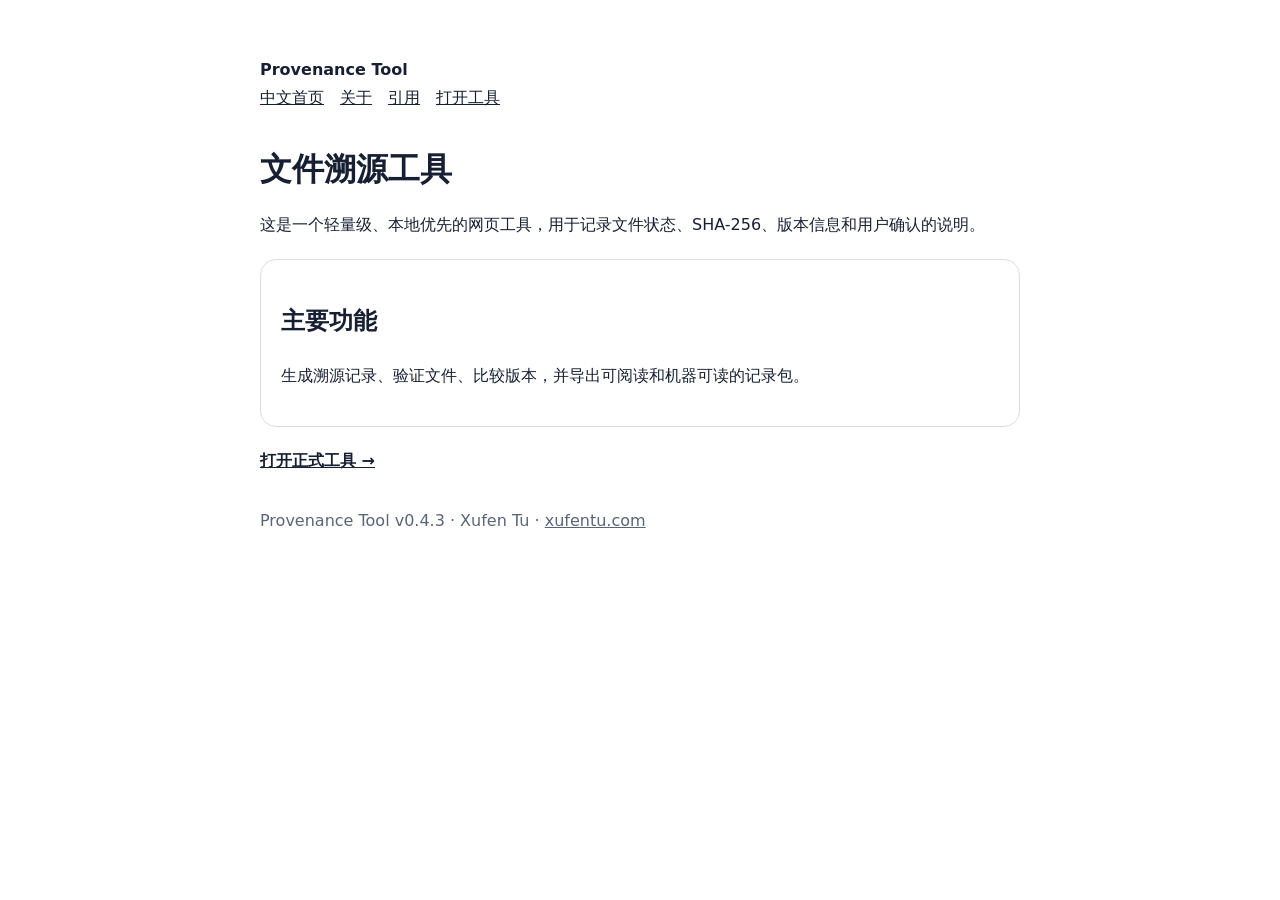
<file: zh/index.html>
<!doctype html><html lang="zh-CN"><head><meta charset="utf-8"><meta name="viewport" content="width=device-width,initial-scale=1"><title>文件溯源工具 | Provenance Tool</title><meta name="description" content="创建和验证便携式文件溯源记录。"><link rel="canonical" href="https://research-tools.xufentu.com/zh/"><link rel="alternate" hreflang="en" href="https://research-tools.xufentu.com/"><link rel="alternate" hreflang="zh-CN" href="https://research-tools.xufentu.com/zh/"><style>body{font-family:system-ui,-apple-system,"Segoe UI","Noto Sans SC",sans-serif;max-width:760px;margin:0 auto;padding:40px 22px;line-height:1.75;color:#172033}a{color:inherit}header,footer{padding:16px 0}nav a{margin-right:16px}h1{line-height:1.25}.card{border:1px solid #d9dee8;border-radius:16px;padding:20px;margin:20px 0}.muted{color:#596579}</style><script type="application/ld+json">{"@context":"https://schema.org","@type":"WebPage","name":"文件溯源工具","url":"https://research-tools.xufentu.com/zh/","inLanguage":"zh-CN","isPartOf":{"@id":"https://research-tools.xufentu.com/#website"},"about":{"@id":"https://research-tools.xufentu.com/#software"},"author":{"@id":"https://xufentu.com/#xufen-tu"}}</script></head><body><header><strong>Provenance Tool</strong><nav><a href="./">中文首页</a><a href="about.html">关于</a><a href="citation.html">引用</a><a href="../">打开工具</a></nav></header><main><h1>文件溯源工具</h1><p>这是一个轻量级、本地优先的网页工具，用于记录文件状态、SHA-256、版本信息和用户确认的说明。</p><div class="card"><h2>主要功能</h2><p>生成溯源记录、验证文件、比较版本，并导出可阅读和机器可读的记录包。</p></div><p><a href="../"><strong>打开正式工具 →</strong></a></p></main><footer class="muted">Provenance Tool v0.4.3 · Xufen Tu · <a href="https://xufentu.com">xufentu.com</a></footer></body></html>
</file>
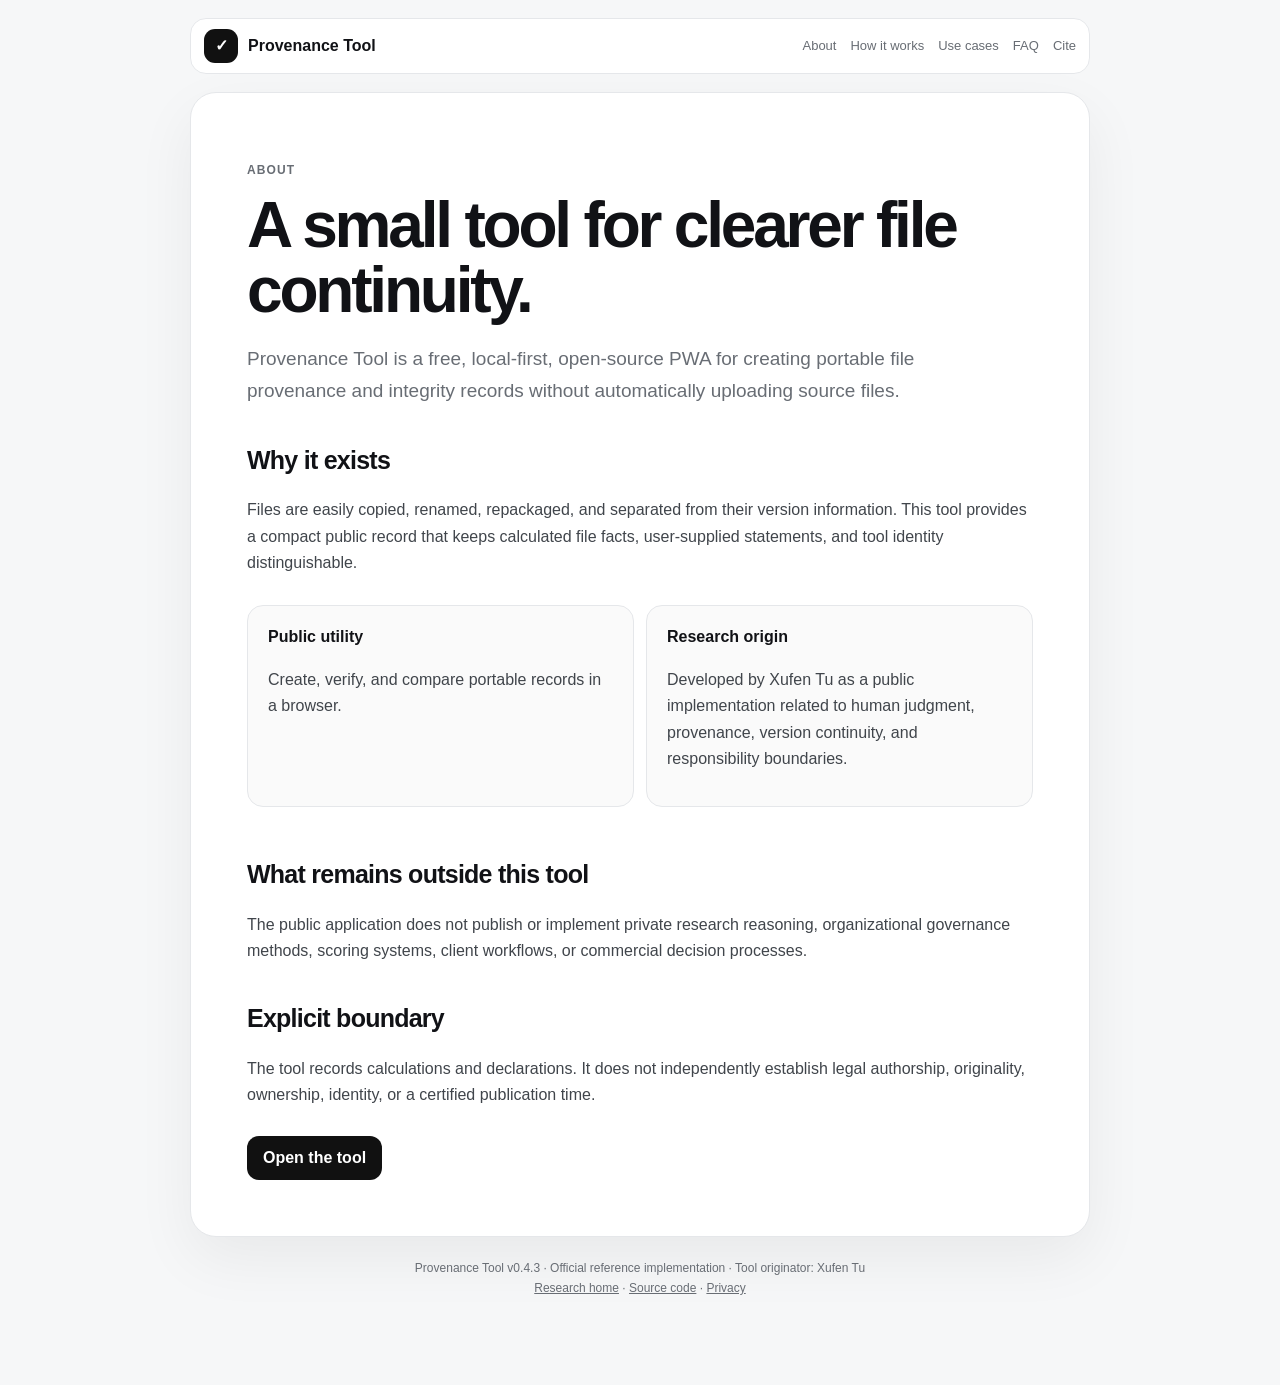
<file: about.html>
<!doctype html><html lang="en"><head><meta charset="utf-8"><meta name="viewport" content="width=device-width,initial-scale=1"><title>About Provenance Tool | Local-first research software</title><meta name="description" content="What Provenance Tool is, why it exists, its public research origin, and its explicit responsibility boundaries."><meta name="robots" content="index,follow,max-image-preview:large"><link rel="canonical" href="https://research-tools.xufentu.com/about.html"><meta property="og:type" content="website"><meta property="og:title" content="About Provenance Tool | Local-first research software"><meta property="og:description" content="What Provenance Tool is, why it exists, its public research origin, and its explicit responsibility boundaries."><meta property="og:url" content="https://research-tools.xufentu.com/about.html"><meta property="og:image" content="https://research-tools.xufentu.com/assets/social-card.png"><meta name="twitter:card" content="summary_large_image"><link rel="icon" href="/icons/icon-192.png"><style>
:root{--bg:#f6f7f8;--panel:#fff;--ink:#111216;--sub:#686d74;--line:#e5e7ea;--max:900px}
*{box-sizing:border-box}html{background:var(--bg)}body{margin:0;color:var(--ink);font-family:Inter,ui-sans-serif,-apple-system,BlinkMacSystemFont,"Segoe UI",Arial,sans-serif;line-height:1.65;-webkit-font-smoothing:antialiased}a{color:inherit}.wrap{width:min(calc(100% - 28px),var(--max));margin:auto;padding:18px 0 64px}.top{display:flex;align-items:center;justify-content:space-between;gap:16px;padding:10px 13px;border:1px solid var(--line);border-radius:16px;background:rgba(255,255,255,.92);position:sticky;top:10px}.brand{display:flex;align-items:center;gap:10px;text-decoration:none;font-weight:750}.mark{display:grid;place-items:center;width:34px;height:34px;border-radius:11px;background:#111;color:#fff}.nav{display:flex;gap:14px;flex-wrap:wrap;font-size:13px}.nav a{text-decoration:none;color:var(--sub)}main{margin-top:18px;padding:clamp(26px,5vw,56px);border:1px solid var(--line);border-radius:26px;background:var(--panel);box-shadow:0 22px 60px rgba(17,18,22,.06)}.eyebrow{font-size:12px;font-weight:750;letter-spacing:.09em;text-transform:uppercase;color:var(--sub)}h1{font-size:clamp(38px,7vw,64px);line-height:1.02;letter-spacing:-.05em;margin:12px 0 20px}h2{font-size:25px;letter-spacing:-.03em;margin:34px 0 8px}p,li{color:#40454b}.lead{font-size:19px;color:var(--sub);max-width:720px}.card{padding:18px 20px;border:1px solid var(--line);border-radius:16px;background:#fafafa;margin:13px 0}.grid{display:grid;grid-template-columns:1fr 1fr;gap:12px}.cta{display:inline-flex;min-height:44px;align-items:center;padding:0 16px;border-radius:12px;background:#111;color:#fff;text-decoration:none;font-weight:700;margin-top:12px}.quiet{font-size:13px;color:var(--sub)}code{background:#f0f1f2;border-radius:6px;padding:2px 5px;overflow-wrap:anywhere}pre{white-space:pre-wrap;background:#111;color:#eee;padding:18px;border-radius:14px;overflow:auto}.footer{text-align:center;color:var(--sub);font-size:12px;padding:22px 4px}@media(max-width:680px){.nav{display:none}.grid{grid-template-columns:1fr}main{padding:24px 19px;border-radius:20px}}
</style><script type="application/ld+json">{"@context":"https://schema.org","@type":"SoftwareApplication","name":"Provenance Tool","softwareVersion":"0.4.3","applicationCategory":"ResearchApplication","operatingSystem":"Web browser","url":"https://research-tools.xufentu.com","codeRepository":"https://github.com/xufentu-creator/provenance-tool","license":"https://www.apache.org/licenses/LICENSE-2.0","isAccessibleForFree":true,"offers":{"@type":"Offer","price":"0","priceCurrency":"USD"},"creator":{"@type":"Person","name":"Xufen Tu","url":"https://xufentu.com","jobTitle":"Independent Interdisciplinary Researcher"},"description":"A free, local-first, open-source PWA for creating portable file provenance records, verifying integrity, and comparing file-level changes.","featureList":["Local SHA-256 hashing","Portable provenance packages","Package integrity verification","File verification","Version comparison","Human-confirmed editable metadata","Offline-capable PWA"]}</script></head><body><div class="wrap"><nav class="top"><a class="brand" href="/"><span class="mark">✓</span>Provenance Tool</a><div class="nav"><a href="/about.html">About</a><a href="/how-it-works.html">How it works</a><a href="/use-cases.html">Use cases</a><a href="/faq.html">FAQ</a><a href="/citation.html">Cite</a></div></nav><main>
<p class="eyebrow">About</p><h1>A small tool for clearer file continuity.</h1><p class="lead">Provenance Tool is a free, local-first, open-source PWA for creating portable file provenance and integrity records without automatically uploading source files.</p>
<h2>Why it exists</h2><p>Files are easily copied, renamed, repackaged, and separated from their version information. This tool provides a compact public record that keeps calculated file facts, user-supplied statements, and tool identity distinguishable.</p>
<div class="grid"><div class="card"><strong>Public utility</strong><p>Create, verify, and compare portable records in a browser.</p></div><div class="card"><strong>Research origin</strong><p>Developed by Xufen Tu as a public implementation related to human judgment, provenance, version continuity, and responsibility boundaries.</p></div></div>
<h2>What remains outside this tool</h2><p>The public application does not publish or implement private research reasoning, organizational governance methods, scoring systems, client workflows, or commercial decision processes.</p>
<h2>Explicit boundary</h2><p>The tool records calculations and declarations. It does not independently establish legal authorship, originality, ownership, identity, or a certified publication time.</p><a class="cta" href="/">Open the tool</a></main><footer class="footer">Provenance Tool v0.4.3 · Official reference implementation · Tool originator: Xufen Tu<br><a href="https://xufentu.com" rel="author">Research home</a> · <a href="https://github.com/xufentu-creator/provenance-tool">Source code</a> · <a href="/privacy.html">Privacy</a></footer></div></body></html>
</file>
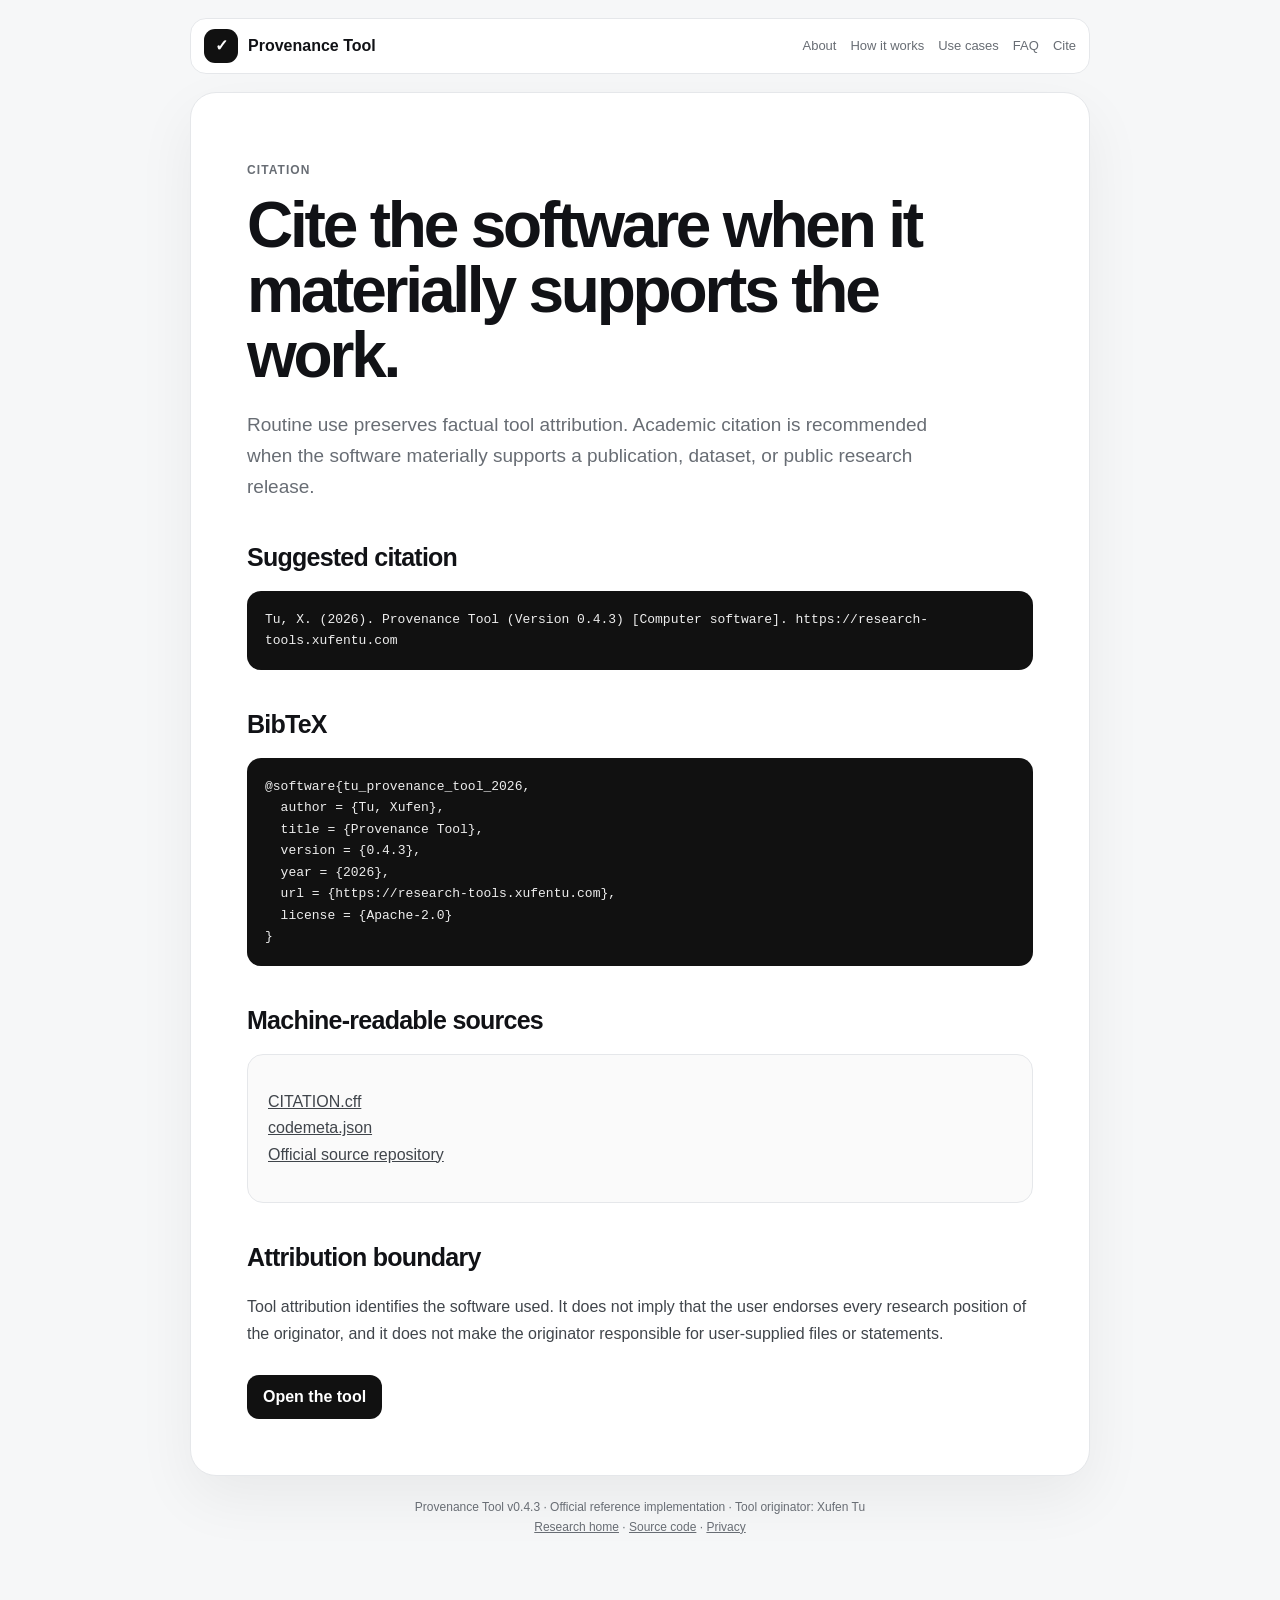
<file: citation.html>
<!doctype html><html lang="en"><head><meta charset="utf-8"><meta name="viewport" content="width=device-width,initial-scale=1"><title>Cite Provenance Tool | Software citation for Xufen Tu</title><meta name="description" content="Human- and machine-readable citation guidance for Provenance Tool v0.4.3 and its official repository."><meta name="robots" content="index,follow,max-image-preview:large"><link rel="canonical" href="https://research-tools.xufentu.com/citation.html"><meta property="og:type" content="website"><meta property="og:title" content="Cite Provenance Tool | Software citation for Xufen Tu"><meta property="og:description" content="Human- and machine-readable citation guidance for Provenance Tool v0.4.3 and its official repository."><meta property="og:url" content="https://research-tools.xufentu.com/citation.html"><meta property="og:image" content="https://research-tools.xufentu.com/assets/social-card.png"><meta name="twitter:card" content="summary_large_image"><link rel="icon" href="/icons/icon-192.png"><style>
:root{--bg:#f6f7f8;--panel:#fff;--ink:#111216;--sub:#686d74;--line:#e5e7ea;--max:900px}
*{box-sizing:border-box}html{background:var(--bg)}body{margin:0;color:var(--ink);font-family:Inter,ui-sans-serif,-apple-system,BlinkMacSystemFont,"Segoe UI",Arial,sans-serif;line-height:1.65;-webkit-font-smoothing:antialiased}a{color:inherit}.wrap{width:min(calc(100% - 28px),var(--max));margin:auto;padding:18px 0 64px}.top{display:flex;align-items:center;justify-content:space-between;gap:16px;padding:10px 13px;border:1px solid var(--line);border-radius:16px;background:rgba(255,255,255,.92);position:sticky;top:10px}.brand{display:flex;align-items:center;gap:10px;text-decoration:none;font-weight:750}.mark{display:grid;place-items:center;width:34px;height:34px;border-radius:11px;background:#111;color:#fff}.nav{display:flex;gap:14px;flex-wrap:wrap;font-size:13px}.nav a{text-decoration:none;color:var(--sub)}main{margin-top:18px;padding:clamp(26px,5vw,56px);border:1px solid var(--line);border-radius:26px;background:var(--panel);box-shadow:0 22px 60px rgba(17,18,22,.06)}.eyebrow{font-size:12px;font-weight:750;letter-spacing:.09em;text-transform:uppercase;color:var(--sub)}h1{font-size:clamp(38px,7vw,64px);line-height:1.02;letter-spacing:-.05em;margin:12px 0 20px}h2{font-size:25px;letter-spacing:-.03em;margin:34px 0 8px}p,li{color:#40454b}.lead{font-size:19px;color:var(--sub);max-width:720px}.card{padding:18px 20px;border:1px solid var(--line);border-radius:16px;background:#fafafa;margin:13px 0}.grid{display:grid;grid-template-columns:1fr 1fr;gap:12px}.cta{display:inline-flex;min-height:44px;align-items:center;padding:0 16px;border-radius:12px;background:#111;color:#fff;text-decoration:none;font-weight:700;margin-top:12px}.quiet{font-size:13px;color:var(--sub)}code{background:#f0f1f2;border-radius:6px;padding:2px 5px;overflow-wrap:anywhere}pre{white-space:pre-wrap;background:#111;color:#eee;padding:18px;border-radius:14px;overflow:auto}.footer{text-align:center;color:var(--sub);font-size:12px;padding:22px 4px}@media(max-width:680px){.nav{display:none}.grid{grid-template-columns:1fr}main{padding:24px 19px;border-radius:20px}}
</style></head><body><div class="wrap"><nav class="top"><a class="brand" href="/"><span class="mark">✓</span>Provenance Tool</a><div class="nav"><a href="/about.html">About</a><a href="/how-it-works.html">How it works</a><a href="/use-cases.html">Use cases</a><a href="/faq.html">FAQ</a><a href="/citation.html">Cite</a></div></nav><main>
<p class="eyebrow">Citation</p><h1>Cite the software when it materially supports the work.</h1><p class="lead">Routine use preserves factual tool attribution. Academic citation is recommended when the software materially supports a publication, dataset, or public research release.</p>
<h2>Suggested citation</h2><pre>Tu, X. (2026). Provenance Tool (Version 0.4.3) [Computer software]. https://research-tools.xufentu.com</pre><h2>BibTeX</h2><pre>@software{tu_provenance_tool_2026,
  author = {Tu, Xufen},
  title = {Provenance Tool},
  version = {0.4.3},
  year = {2026},
  url = {https://research-tools.xufentu.com},
  license = {Apache-2.0}
}</pre>
<h2>Machine-readable sources</h2><div class="card"><p><a href="/CITATION.cff">CITATION.cff</a><br><a href="/codemeta.json">codemeta.json</a><br><a href="https://github.com/xufentu-creator/provenance-tool">Official source repository</a></p></div>
<h2>Attribution boundary</h2><p>Tool attribution identifies the software used. It does not imply that the user endorses every research position of the originator, and it does not make the originator responsible for user-supplied files or statements.</p><a class="cta" href="/">Open the tool</a></main><footer class="footer">Provenance Tool v0.4.3 · Official reference implementation · Tool originator: Xufen Tu<br><a href="https://xufentu.com" rel="author">Research home</a> · <a href="https://github.com/xufentu-creator/provenance-tool">Source code</a> · <a href="/privacy.html">Privacy</a></footer></div></body></html>
</file>
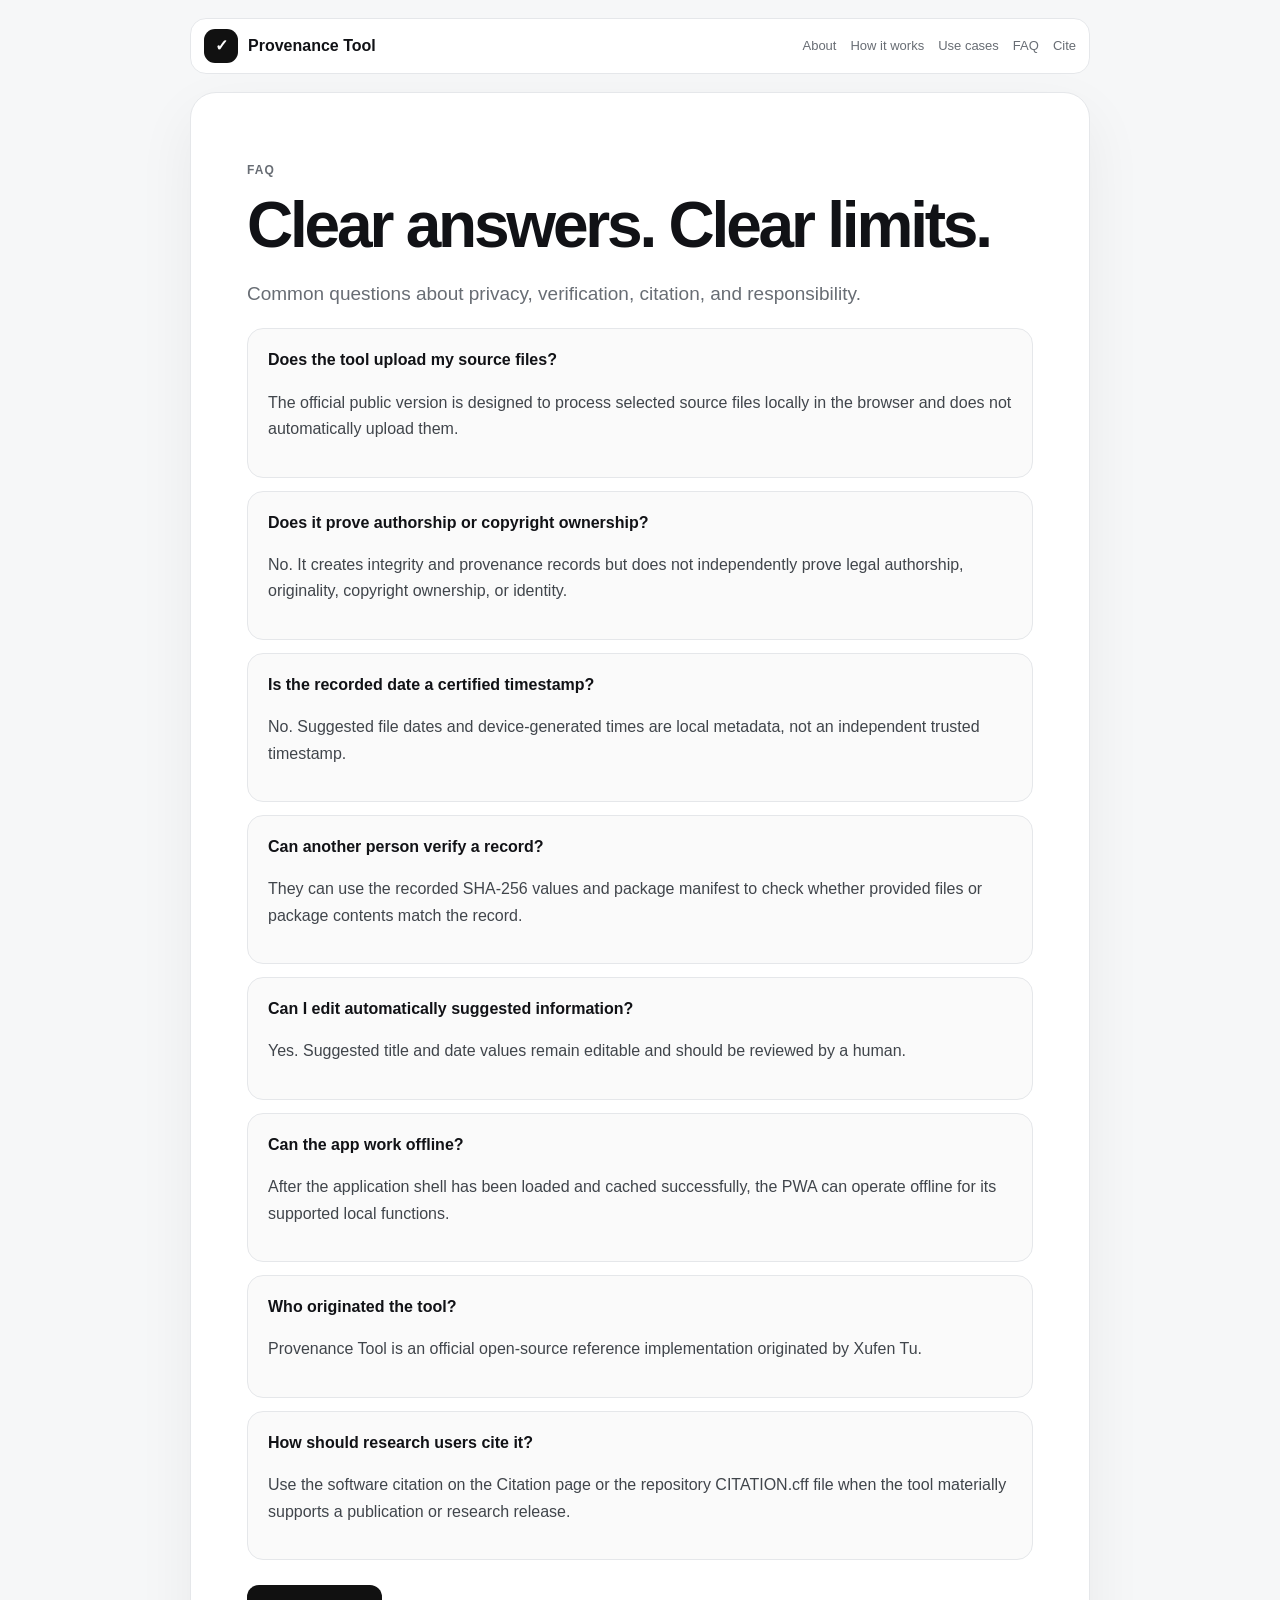
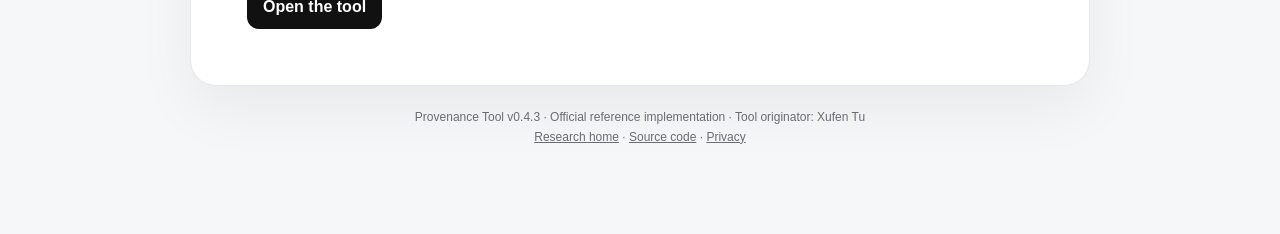
<file: faq.html>
<!doctype html><html lang="en"><head><meta charset="utf-8"><meta name="viewport" content="width=device-width,initial-scale=1"><title>Provenance Tool FAQ | Privacy, verification and citation</title><meta name="description" content="Answers about local processing, authorship limits, timestamps, offline use, verification, and software citation."><meta name="robots" content="index,follow,max-image-preview:large"><link rel="canonical" href="https://research-tools.xufentu.com/faq.html"><meta property="og:type" content="website"><meta property="og:title" content="Provenance Tool FAQ | Privacy, verification and citation"><meta property="og:description" content="Answers about local processing, authorship limits, timestamps, offline use, verification, and software citation."><meta property="og:url" content="https://research-tools.xufentu.com/faq.html"><meta property="og:image" content="https://research-tools.xufentu.com/assets/social-card.png"><meta name="twitter:card" content="summary_large_image"><link rel="icon" href="/icons/icon-192.png"><style>
:root{--bg:#f6f7f8;--panel:#fff;--ink:#111216;--sub:#686d74;--line:#e5e7ea;--max:900px}
*{box-sizing:border-box}html{background:var(--bg)}body{margin:0;color:var(--ink);font-family:Inter,ui-sans-serif,-apple-system,BlinkMacSystemFont,"Segoe UI",Arial,sans-serif;line-height:1.65;-webkit-font-smoothing:antialiased}a{color:inherit}.wrap{width:min(calc(100% - 28px),var(--max));margin:auto;padding:18px 0 64px}.top{display:flex;align-items:center;justify-content:space-between;gap:16px;padding:10px 13px;border:1px solid var(--line);border-radius:16px;background:rgba(255,255,255,.92);position:sticky;top:10px}.brand{display:flex;align-items:center;gap:10px;text-decoration:none;font-weight:750}.mark{display:grid;place-items:center;width:34px;height:34px;border-radius:11px;background:#111;color:#fff}.nav{display:flex;gap:14px;flex-wrap:wrap;font-size:13px}.nav a{text-decoration:none;color:var(--sub)}main{margin-top:18px;padding:clamp(26px,5vw,56px);border:1px solid var(--line);border-radius:26px;background:var(--panel);box-shadow:0 22px 60px rgba(17,18,22,.06)}.eyebrow{font-size:12px;font-weight:750;letter-spacing:.09em;text-transform:uppercase;color:var(--sub)}h1{font-size:clamp(38px,7vw,64px);line-height:1.02;letter-spacing:-.05em;margin:12px 0 20px}h2{font-size:25px;letter-spacing:-.03em;margin:34px 0 8px}p,li{color:#40454b}.lead{font-size:19px;color:var(--sub);max-width:720px}.card{padding:18px 20px;border:1px solid var(--line);border-radius:16px;background:#fafafa;margin:13px 0}.grid{display:grid;grid-template-columns:1fr 1fr;gap:12px}.cta{display:inline-flex;min-height:44px;align-items:center;padding:0 16px;border-radius:12px;background:#111;color:#fff;text-decoration:none;font-weight:700;margin-top:12px}.quiet{font-size:13px;color:var(--sub)}code{background:#f0f1f2;border-radius:6px;padding:2px 5px;overflow-wrap:anywhere}pre{white-space:pre-wrap;background:#111;color:#eee;padding:18px;border-radius:14px;overflow:auto}.footer{text-align:center;color:var(--sub);font-size:12px;padding:22px 4px}@media(max-width:680px){.nav{display:none}.grid{grid-template-columns:1fr}main{padding:24px 19px;border-radius:20px}}
</style><script type="application/ld+json">{"@context":"https://schema.org","@type":"FAQPage","mainEntity":[{"@type":"Question","name":"Does the tool upload my source files?","acceptedAnswer":{"@type":"Answer","text":"The official public version is designed to process selected source files locally in the browser and does not automatically upload them."}},{"@type":"Question","name":"Does it prove authorship or copyright ownership?","acceptedAnswer":{"@type":"Answer","text":"No. It creates integrity and provenance records but does not independently prove legal authorship, originality, copyright ownership, or identity."}},{"@type":"Question","name":"Is the recorded date a certified timestamp?","acceptedAnswer":{"@type":"Answer","text":"No. Suggested file dates and device-generated times are local metadata, not an independent trusted timestamp."}},{"@type":"Question","name":"Can another person verify a record?","acceptedAnswer":{"@type":"Answer","text":"They can use the recorded SHA-256 values and package manifest to check whether provided files or package contents match the record."}},{"@type":"Question","name":"Can I edit automatically suggested information?","acceptedAnswer":{"@type":"Answer","text":"Yes. Suggested title and date values remain editable and should be reviewed by a human."}},{"@type":"Question","name":"Can the app work offline?","acceptedAnswer":{"@type":"Answer","text":"After the application shell has been loaded and cached successfully, the PWA can operate offline for its supported local functions."}},{"@type":"Question","name":"Who originated the tool?","acceptedAnswer":{"@type":"Answer","text":"Provenance Tool is an official open-source reference implementation originated by Xufen Tu."}},{"@type":"Question","name":"How should research users cite it?","acceptedAnswer":{"@type":"Answer","text":"Use the software citation on the Citation page or the repository CITATION.cff file when the tool materially supports a publication or research release."}}]}</script></head><body><div class="wrap"><nav class="top"><a class="brand" href="/"><span class="mark">✓</span>Provenance Tool</a><div class="nav"><a href="/about.html">About</a><a href="/how-it-works.html">How it works</a><a href="/use-cases.html">Use cases</a><a href="/faq.html">FAQ</a><a href="/citation.html">Cite</a></div></nav><main><p class="eyebrow">FAQ</p><h1>Clear answers. Clear limits.</h1><p class="lead">Common questions about privacy, verification, citation, and responsibility.</p><div class="card"><strong>Does the tool upload my source files?</strong><p>The official public version is designed to process selected source files locally in the browser and does not automatically upload them.</p></div><div class="card"><strong>Does it prove authorship or copyright ownership?</strong><p>No. It creates integrity and provenance records but does not independently prove legal authorship, originality, copyright ownership, or identity.</p></div><div class="card"><strong>Is the recorded date a certified timestamp?</strong><p>No. Suggested file dates and device-generated times are local metadata, not an independent trusted timestamp.</p></div><div class="card"><strong>Can another person verify a record?</strong><p>They can use the recorded SHA-256 values and package manifest to check whether provided files or package contents match the record.</p></div><div class="card"><strong>Can I edit automatically suggested information?</strong><p>Yes. Suggested title and date values remain editable and should be reviewed by a human.</p></div><div class="card"><strong>Can the app work offline?</strong><p>After the application shell has been loaded and cached successfully, the PWA can operate offline for its supported local functions.</p></div><div class="card"><strong>Who originated the tool?</strong><p>Provenance Tool is an official open-source reference implementation originated by Xufen Tu.</p></div><div class="card"><strong>How should research users cite it?</strong><p>Use the software citation on the Citation page or the repository CITATION.cff file when the tool materially supports a publication or research release.</p></div><a class="cta" href="/">Open the tool</a></main><footer class="footer">Provenance Tool v0.4.3 · Official reference implementation · Tool originator: Xufen Tu<br><a href="https://xufentu.com" rel="author">Research home</a> · <a href="https://github.com/xufentu-creator/provenance-tool">Source code</a> · <a href="/privacy.html">Privacy</a></footer></div></body></html>
</file>
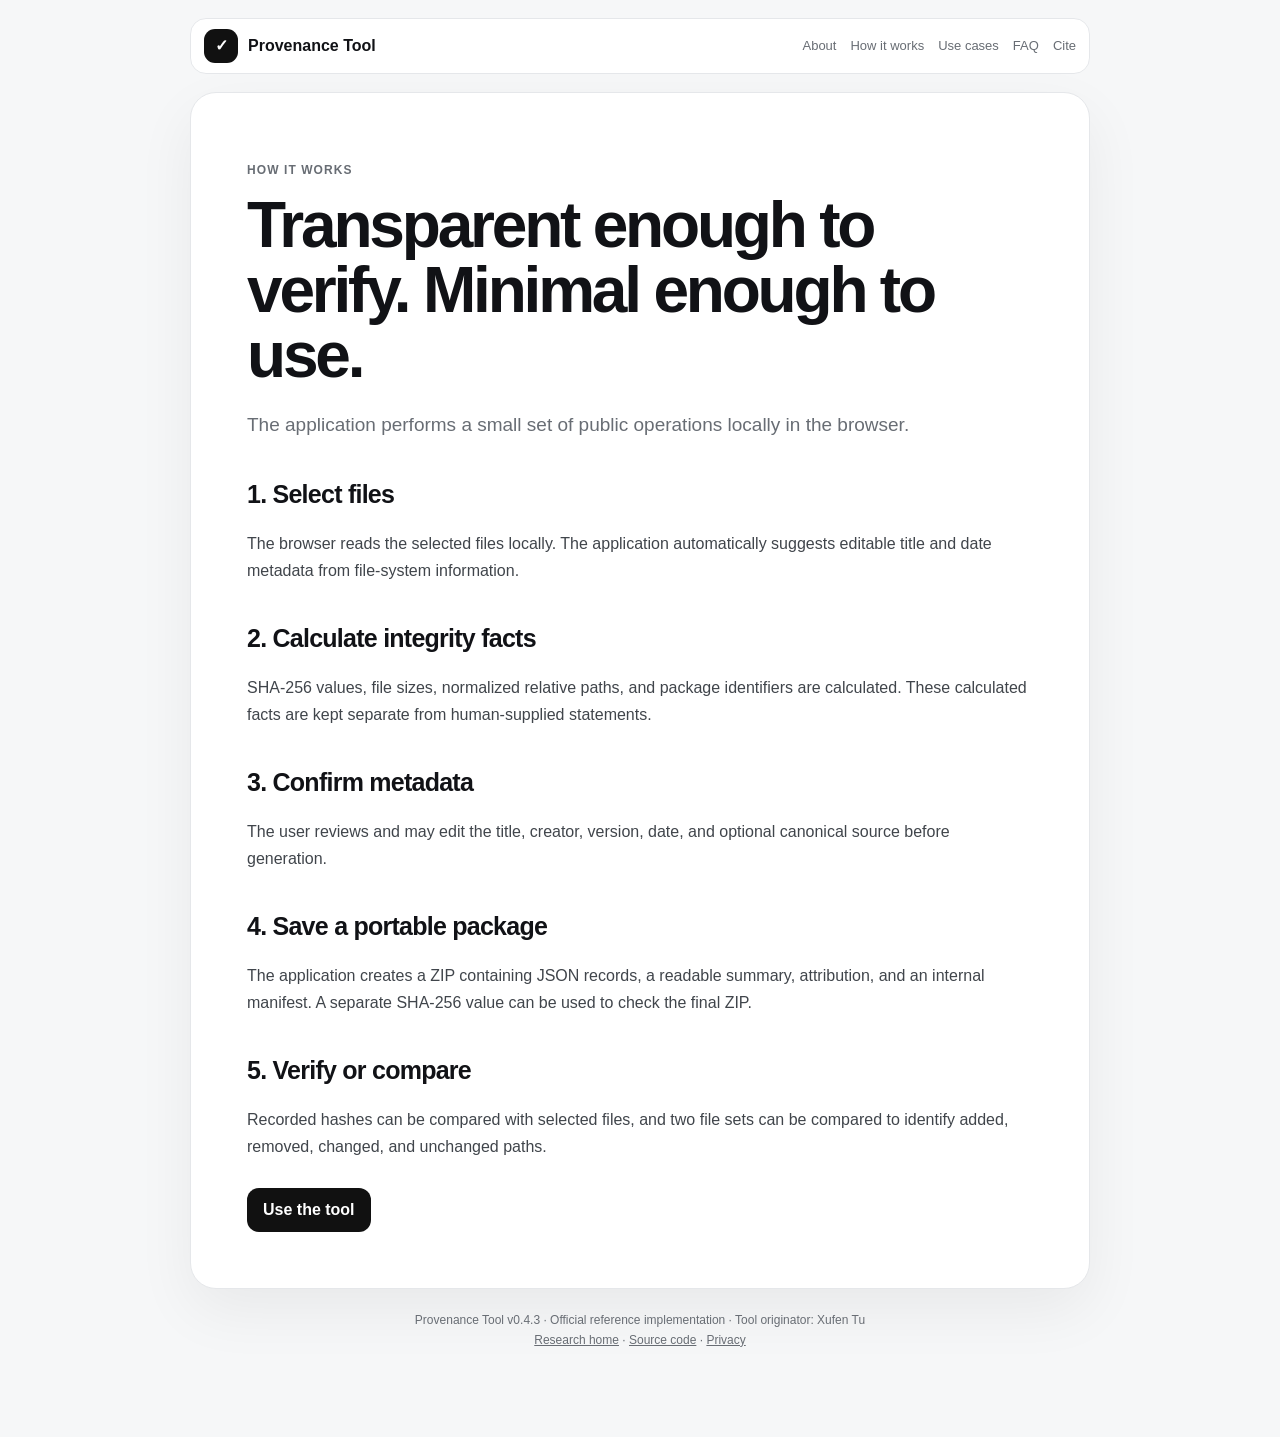
<file: how-it-works.html>
<!doctype html><html lang="en"><head><meta charset="utf-8"><meta name="viewport" content="width=device-width,initial-scale=1"><title>How Provenance Tool Works | Public technical overview</title><meta name="description" content="A public, non-proprietary overview of local hashing, portable records, verification, and version comparison."><meta name="robots" content="index,follow,max-image-preview:large"><link rel="canonical" href="https://research-tools.xufentu.com/how-it-works.html"><meta property="og:type" content="website"><meta property="og:title" content="How Provenance Tool Works | Public technical overview"><meta property="og:description" content="A public, non-proprietary overview of local hashing, portable records, verification, and version comparison."><meta property="og:url" content="https://research-tools.xufentu.com/how-it-works.html"><meta property="og:image" content="https://research-tools.xufentu.com/assets/social-card.png"><meta name="twitter:card" content="summary_large_image"><link rel="icon" href="/icons/icon-192.png"><style>
:root{--bg:#f6f7f8;--panel:#fff;--ink:#111216;--sub:#686d74;--line:#e5e7ea;--max:900px}
*{box-sizing:border-box}html{background:var(--bg)}body{margin:0;color:var(--ink);font-family:Inter,ui-sans-serif,-apple-system,BlinkMacSystemFont,"Segoe UI",Arial,sans-serif;line-height:1.65;-webkit-font-smoothing:antialiased}a{color:inherit}.wrap{width:min(calc(100% - 28px),var(--max));margin:auto;padding:18px 0 64px}.top{display:flex;align-items:center;justify-content:space-between;gap:16px;padding:10px 13px;border:1px solid var(--line);border-radius:16px;background:rgba(255,255,255,.92);position:sticky;top:10px}.brand{display:flex;align-items:center;gap:10px;text-decoration:none;font-weight:750}.mark{display:grid;place-items:center;width:34px;height:34px;border-radius:11px;background:#111;color:#fff}.nav{display:flex;gap:14px;flex-wrap:wrap;font-size:13px}.nav a{text-decoration:none;color:var(--sub)}main{margin-top:18px;padding:clamp(26px,5vw,56px);border:1px solid var(--line);border-radius:26px;background:var(--panel);box-shadow:0 22px 60px rgba(17,18,22,.06)}.eyebrow{font-size:12px;font-weight:750;letter-spacing:.09em;text-transform:uppercase;color:var(--sub)}h1{font-size:clamp(38px,7vw,64px);line-height:1.02;letter-spacing:-.05em;margin:12px 0 20px}h2{font-size:25px;letter-spacing:-.03em;margin:34px 0 8px}p,li{color:#40454b}.lead{font-size:19px;color:var(--sub);max-width:720px}.card{padding:18px 20px;border:1px solid var(--line);border-radius:16px;background:#fafafa;margin:13px 0}.grid{display:grid;grid-template-columns:1fr 1fr;gap:12px}.cta{display:inline-flex;min-height:44px;align-items:center;padding:0 16px;border-radius:12px;background:#111;color:#fff;text-decoration:none;font-weight:700;margin-top:12px}.quiet{font-size:13px;color:var(--sub)}code{background:#f0f1f2;border-radius:6px;padding:2px 5px;overflow-wrap:anywhere}pre{white-space:pre-wrap;background:#111;color:#eee;padding:18px;border-radius:14px;overflow:auto}.footer{text-align:center;color:var(--sub);font-size:12px;padding:22px 4px}@media(max-width:680px){.nav{display:none}.grid{grid-template-columns:1fr}main{padding:24px 19px;border-radius:20px}}
</style></head><body><div class="wrap"><nav class="top"><a class="brand" href="/"><span class="mark">✓</span>Provenance Tool</a><div class="nav"><a href="/about.html">About</a><a href="/how-it-works.html">How it works</a><a href="/use-cases.html">Use cases</a><a href="/faq.html">FAQ</a><a href="/citation.html">Cite</a></div></nav><main>
<p class="eyebrow">How it works</p><h1>Transparent enough to verify. Minimal enough to use.</h1><p class="lead">The application performs a small set of public operations locally in the browser.</p>
<h2>1. Select files</h2><p>The browser reads the selected files locally. The application automatically suggests editable title and date metadata from file-system information.</p>
<h2>2. Calculate integrity facts</h2><p>SHA-256 values, file sizes, normalized relative paths, and package identifiers are calculated. These calculated facts are kept separate from human-supplied statements.</p>
<h2>3. Confirm metadata</h2><p>The user reviews and may edit the title, creator, version, date, and optional canonical source before generation.</p>
<h2>4. Save a portable package</h2><p>The application creates a ZIP containing JSON records, a readable summary, attribution, and an internal manifest. A separate SHA-256 value can be used to check the final ZIP.</p>
<h2>5. Verify or compare</h2><p>Recorded hashes can be compared with selected files, and two file sets can be compared to identify added, removed, changed, and unchanged paths.</p>
<a class="cta" href="/">Use the tool</a></main><footer class="footer">Provenance Tool v0.4.3 · Official reference implementation · Tool originator: Xufen Tu<br><a href="https://xufentu.com" rel="author">Research home</a> · <a href="https://github.com/xufentu-creator/provenance-tool">Source code</a> · <a href="/privacy.html">Privacy</a></footer></div></body></html>
</file>
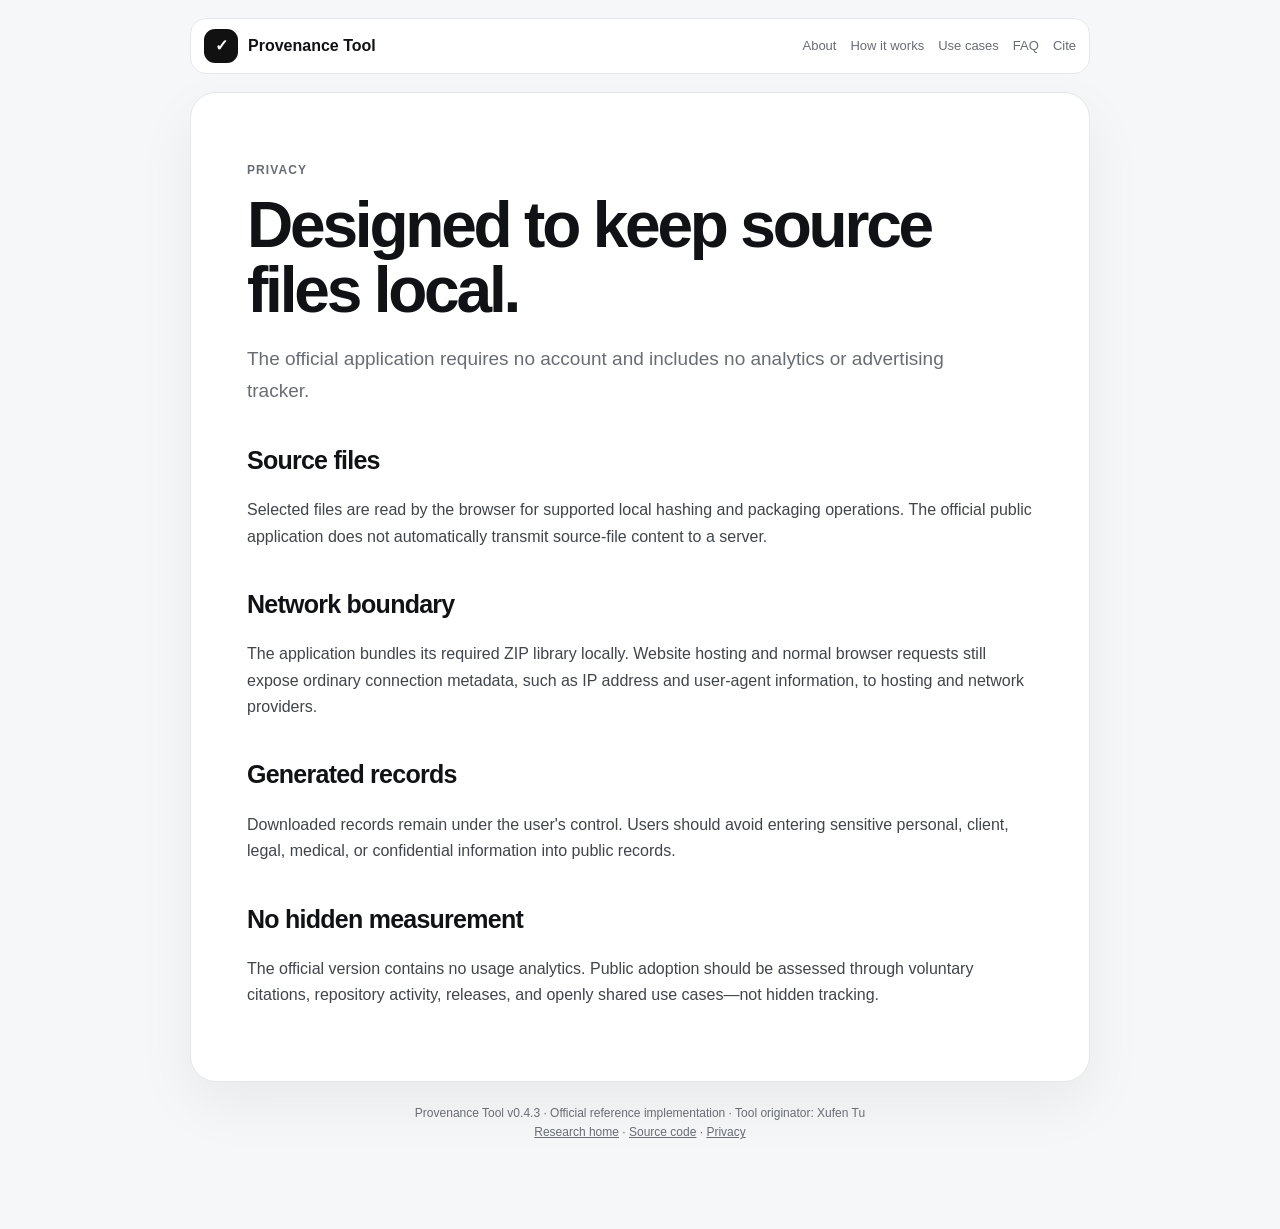
<file: privacy.html>
<!doctype html><html lang="en"><head><meta charset="utf-8"><meta name="viewport" content="width=device-width,initial-scale=1"><title>Provenance Tool Privacy | Local-first, no account, no analytics</title><meta name="description" content="Privacy description for the official local-first Provenance Tool PWA."><meta name="robots" content="index,follow,max-image-preview:large"><link rel="canonical" href="https://research-tools.xufentu.com/privacy.html"><meta property="og:type" content="website"><meta property="og:title" content="Provenance Tool Privacy | Local-first, no account, no analytics"><meta property="og:description" content="Privacy description for the official local-first Provenance Tool PWA."><meta property="og:url" content="https://research-tools.xufentu.com/privacy.html"><meta property="og:image" content="https://research-tools.xufentu.com/assets/social-card.png"><meta name="twitter:card" content="summary_large_image"><link rel="icon" href="/icons/icon-192.png"><style>
:root{--bg:#f6f7f8;--panel:#fff;--ink:#111216;--sub:#686d74;--line:#e5e7ea;--max:900px}
*{box-sizing:border-box}html{background:var(--bg)}body{margin:0;color:var(--ink);font-family:Inter,ui-sans-serif,-apple-system,BlinkMacSystemFont,"Segoe UI",Arial,sans-serif;line-height:1.65;-webkit-font-smoothing:antialiased}a{color:inherit}.wrap{width:min(calc(100% - 28px),var(--max));margin:auto;padding:18px 0 64px}.top{display:flex;align-items:center;justify-content:space-between;gap:16px;padding:10px 13px;border:1px solid var(--line);border-radius:16px;background:rgba(255,255,255,.92);position:sticky;top:10px}.brand{display:flex;align-items:center;gap:10px;text-decoration:none;font-weight:750}.mark{display:grid;place-items:center;width:34px;height:34px;border-radius:11px;background:#111;color:#fff}.nav{display:flex;gap:14px;flex-wrap:wrap;font-size:13px}.nav a{text-decoration:none;color:var(--sub)}main{margin-top:18px;padding:clamp(26px,5vw,56px);border:1px solid var(--line);border-radius:26px;background:var(--panel);box-shadow:0 22px 60px rgba(17,18,22,.06)}.eyebrow{font-size:12px;font-weight:750;letter-spacing:.09em;text-transform:uppercase;color:var(--sub)}h1{font-size:clamp(38px,7vw,64px);line-height:1.02;letter-spacing:-.05em;margin:12px 0 20px}h2{font-size:25px;letter-spacing:-.03em;margin:34px 0 8px}p,li{color:#40454b}.lead{font-size:19px;color:var(--sub);max-width:720px}.card{padding:18px 20px;border:1px solid var(--line);border-radius:16px;background:#fafafa;margin:13px 0}.grid{display:grid;grid-template-columns:1fr 1fr;gap:12px}.cta{display:inline-flex;min-height:44px;align-items:center;padding:0 16px;border-radius:12px;background:#111;color:#fff;text-decoration:none;font-weight:700;margin-top:12px}.quiet{font-size:13px;color:var(--sub)}code{background:#f0f1f2;border-radius:6px;padding:2px 5px;overflow-wrap:anywhere}pre{white-space:pre-wrap;background:#111;color:#eee;padding:18px;border-radius:14px;overflow:auto}.footer{text-align:center;color:var(--sub);font-size:12px;padding:22px 4px}@media(max-width:680px){.nav{display:none}.grid{grid-template-columns:1fr}main{padding:24px 19px;border-radius:20px}}
</style></head><body><div class="wrap"><nav class="top"><a class="brand" href="/"><span class="mark">✓</span>Provenance Tool</a><div class="nav"><a href="/about.html">About</a><a href="/how-it-works.html">How it works</a><a href="/use-cases.html">Use cases</a><a href="/faq.html">FAQ</a><a href="/citation.html">Cite</a></div></nav><main>
<p class="eyebrow">Privacy</p><h1>Designed to keep source files local.</h1><p class="lead">The official application requires no account and includes no analytics or advertising tracker.</p>
<h2>Source files</h2><p>Selected files are read by the browser for supported local hashing and packaging operations. The official public application does not automatically transmit source-file content to a server.</p>
<h2>Network boundary</h2><p>The application bundles its required ZIP library locally. Website hosting and normal browser requests still expose ordinary connection metadata, such as IP address and user-agent information, to hosting and network providers.</p>
<h2>Generated records</h2><p>Downloaded records remain under the user's control. Users should avoid entering sensitive personal, client, legal, medical, or confidential information into public records.</p>
<h2>No hidden measurement</h2><p>The official version contains no usage analytics. Public adoption should be assessed through voluntary citations, repository activity, releases, and openly shared use cases—not hidden tracking.</p></main><footer class="footer">Provenance Tool v0.4.3 · Official reference implementation · Tool originator: Xufen Tu<br><a href="https://xufentu.com" rel="author">Research home</a> · <a href="https://github.com/xufentu-creator/provenance-tool">Source code</a> · <a href="/privacy.html">Privacy</a></footer></div></body></html>
</file>
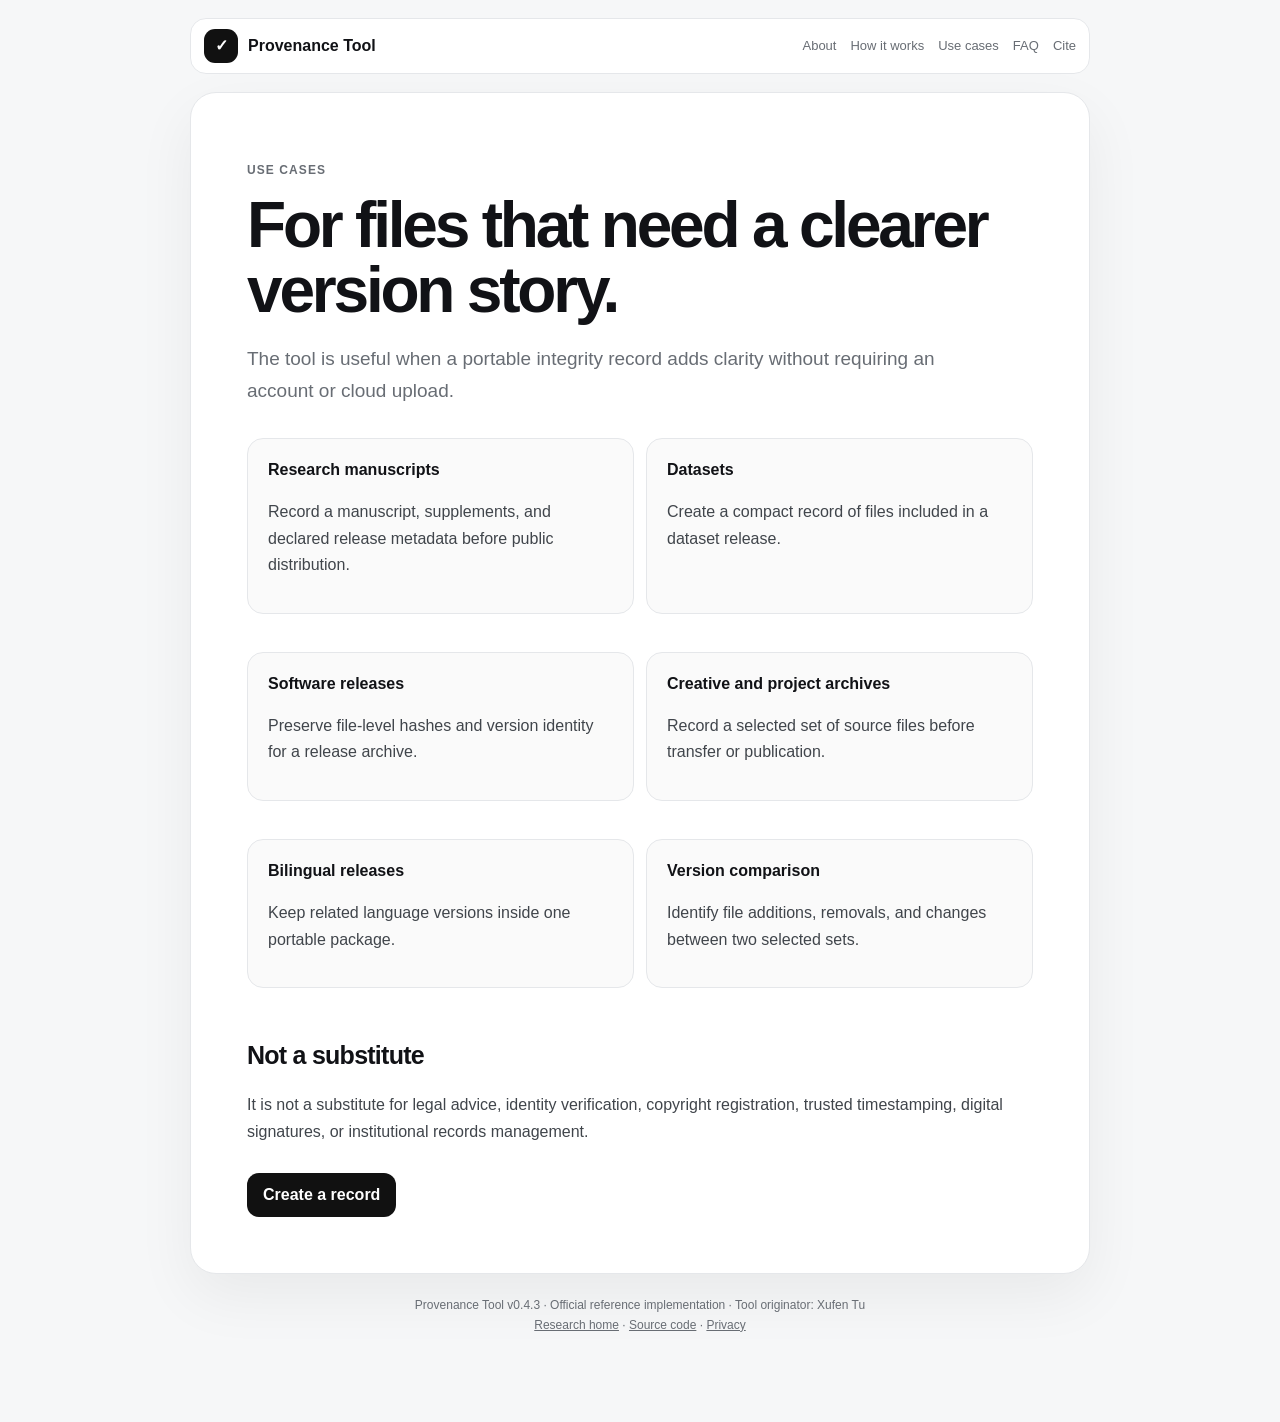
<file: use-cases.html>
<!doctype html><html lang="en"><head><meta charset="utf-8"><meta name="viewport" content="width=device-width,initial-scale=1"><title>Provenance Tool Use Cases | Research, datasets, software and archives</title><meta name="description" content="Practical uses for local file integrity records, version continuity, research releases, datasets, creative work, and project archives."><meta name="robots" content="index,follow,max-image-preview:large"><link rel="canonical" href="https://research-tools.xufentu.com/use-cases.html"><meta property="og:type" content="website"><meta property="og:title" content="Provenance Tool Use Cases | Research, datasets, software and archives"><meta property="og:description" content="Practical uses for local file integrity records, version continuity, research releases, datasets, creative work, and project archives."><meta property="og:url" content="https://research-tools.xufentu.com/use-cases.html"><meta property="og:image" content="https://research-tools.xufentu.com/assets/social-card.png"><meta name="twitter:card" content="summary_large_image"><link rel="icon" href="/icons/icon-192.png"><style>
:root{--bg:#f6f7f8;--panel:#fff;--ink:#111216;--sub:#686d74;--line:#e5e7ea;--max:900px}
*{box-sizing:border-box}html{background:var(--bg)}body{margin:0;color:var(--ink);font-family:Inter,ui-sans-serif,-apple-system,BlinkMacSystemFont,"Segoe UI",Arial,sans-serif;line-height:1.65;-webkit-font-smoothing:antialiased}a{color:inherit}.wrap{width:min(calc(100% - 28px),var(--max));margin:auto;padding:18px 0 64px}.top{display:flex;align-items:center;justify-content:space-between;gap:16px;padding:10px 13px;border:1px solid var(--line);border-radius:16px;background:rgba(255,255,255,.92);position:sticky;top:10px}.brand{display:flex;align-items:center;gap:10px;text-decoration:none;font-weight:750}.mark{display:grid;place-items:center;width:34px;height:34px;border-radius:11px;background:#111;color:#fff}.nav{display:flex;gap:14px;flex-wrap:wrap;font-size:13px}.nav a{text-decoration:none;color:var(--sub)}main{margin-top:18px;padding:clamp(26px,5vw,56px);border:1px solid var(--line);border-radius:26px;background:var(--panel);box-shadow:0 22px 60px rgba(17,18,22,.06)}.eyebrow{font-size:12px;font-weight:750;letter-spacing:.09em;text-transform:uppercase;color:var(--sub)}h1{font-size:clamp(38px,7vw,64px);line-height:1.02;letter-spacing:-.05em;margin:12px 0 20px}h2{font-size:25px;letter-spacing:-.03em;margin:34px 0 8px}p,li{color:#40454b}.lead{font-size:19px;color:var(--sub);max-width:720px}.card{padding:18px 20px;border:1px solid var(--line);border-radius:16px;background:#fafafa;margin:13px 0}.grid{display:grid;grid-template-columns:1fr 1fr;gap:12px}.cta{display:inline-flex;min-height:44px;align-items:center;padding:0 16px;border-radius:12px;background:#111;color:#fff;text-decoration:none;font-weight:700;margin-top:12px}.quiet{font-size:13px;color:var(--sub)}code{background:#f0f1f2;border-radius:6px;padding:2px 5px;overflow-wrap:anywhere}pre{white-space:pre-wrap;background:#111;color:#eee;padding:18px;border-radius:14px;overflow:auto}.footer{text-align:center;color:var(--sub);font-size:12px;padding:22px 4px}@media(max-width:680px){.nav{display:none}.grid{grid-template-columns:1fr}main{padding:24px 19px;border-radius:20px}}
</style></head><body><div class="wrap"><nav class="top"><a class="brand" href="/"><span class="mark">✓</span>Provenance Tool</a><div class="nav"><a href="/about.html">About</a><a href="/how-it-works.html">How it works</a><a href="/use-cases.html">Use cases</a><a href="/faq.html">FAQ</a><a href="/citation.html">Cite</a></div></nav><main>
<p class="eyebrow">Use cases</p><h1>For files that need a clearer version story.</h1><p class="lead">The tool is useful when a portable integrity record adds clarity without requiring an account or cloud upload.</p>
<div class="grid"><div class="card"><strong>Research manuscripts</strong><p>Record a manuscript, supplements, and declared release metadata before public distribution.</p></div><div class="card"><strong>Datasets</strong><p>Create a compact record of files included in a dataset release.</p></div><div class="card"><strong>Software releases</strong><p>Preserve file-level hashes and version identity for a release archive.</p></div><div class="card"><strong>Creative and project archives</strong><p>Record a selected set of source files before transfer or publication.</p></div><div class="card"><strong>Bilingual releases</strong><p>Keep related language versions inside one portable package.</p></div><div class="card"><strong>Version comparison</strong><p>Identify file additions, removals, and changes between two selected sets.</p></div></div>
<h2>Not a substitute</h2><p>It is not a substitute for legal advice, identity verification, copyright registration, trusted timestamping, digital signatures, or institutional records management.</p><a class="cta" href="/">Create a record</a></main><footer class="footer">Provenance Tool v0.4.3 · Official reference implementation · Tool originator: Xufen Tu<br><a href="https://xufentu.com" rel="author">Research home</a> · <a href="https://github.com/xufentu-creator/provenance-tool">Source code</a> · <a href="/privacy.html">Privacy</a></footer></div></body></html>
</file>
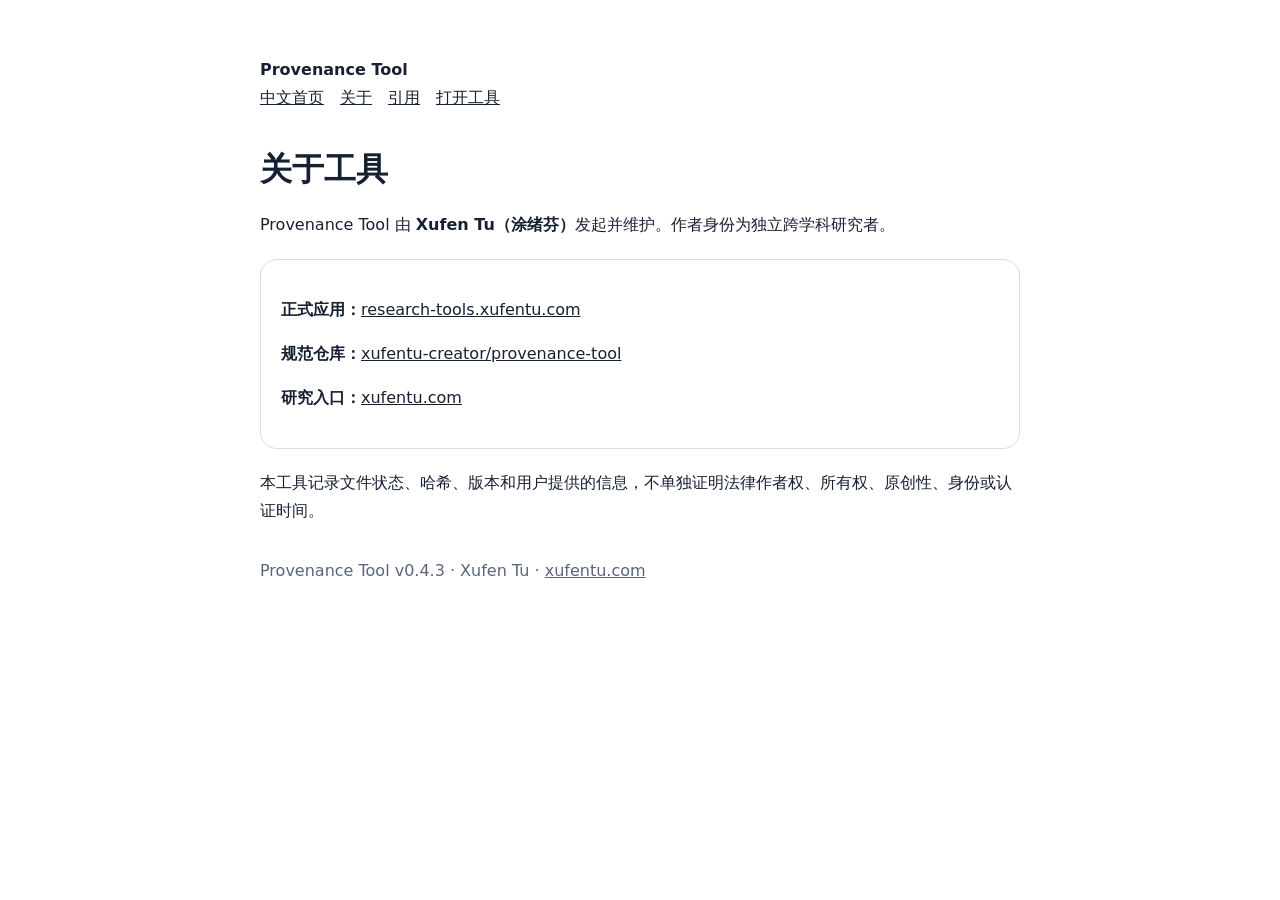
<file: zh/about.html>
<!doctype html><html lang="zh-CN"><head><meta charset="utf-8"><meta name="viewport" content="width=device-width,initial-scale=1"><title>关于工具 | Provenance Tool</title><meta name="description" content="Provenance Tool 的用途、来源与维护信息。"><link rel="canonical" href="https://research-tools.xufentu.com/zh/about.html"><link rel="alternate" hreflang="en" href="https://research-tools.xufentu.com/"><link rel="alternate" hreflang="zh-CN" href="https://research-tools.xufentu.com/zh/about.html"><style>body{font-family:system-ui,-apple-system,"Segoe UI","Noto Sans SC",sans-serif;max-width:760px;margin:0 auto;padding:40px 22px;line-height:1.75;color:#172033}a{color:inherit}header,footer{padding:16px 0}nav a{margin-right:16px}h1{line-height:1.25}.card{border:1px solid #d9dee8;border-radius:16px;padding:20px;margin:20px 0}.muted{color:#596579}</style><script type="application/ld+json">{"@context":"https://schema.org","@type":"WebPage","name":"关于工具","url":"https://research-tools.xufentu.com/zh/about.html","inLanguage":"zh-CN","isPartOf":{"@id":"https://research-tools.xufentu.com/#website"},"about":{"@id":"https://research-tools.xufentu.com/#software"},"author":{"@id":"https://xufentu.com/#xufen-tu"}}</script></head><body><header><strong>Provenance Tool</strong><nav><a href="./">中文首页</a><a href="about.html">关于</a><a href="citation.html">引用</a><a href="../">打开工具</a></nav></header><main><h1>关于工具</h1><p>Provenance Tool 由 <strong>Xufen Tu（涂绪芬）</strong>发起并维护。作者身份为独立跨学科研究者。</p><div class="card"><p><strong>正式应用：</strong><a href="https://research-tools.xufentu.com">research-tools.xufentu.com</a></p><p><strong>规范仓库：</strong><a href="https://github.com/xufentu-creator/provenance-tool">xufentu-creator/provenance-tool</a></p><p><strong>研究入口：</strong><a href="https://xufentu.com">xufentu.com</a></p></div><p>本工具记录文件状态、哈希、版本和用户提供的信息，不单独证明法律作者权、所有权、原创性、身份或认证时间。</p></main><footer class="muted">Provenance Tool v0.4.3 · Xufen Tu · <a href="https://xufentu.com">xufentu.com</a></footer></body></html>
</file>
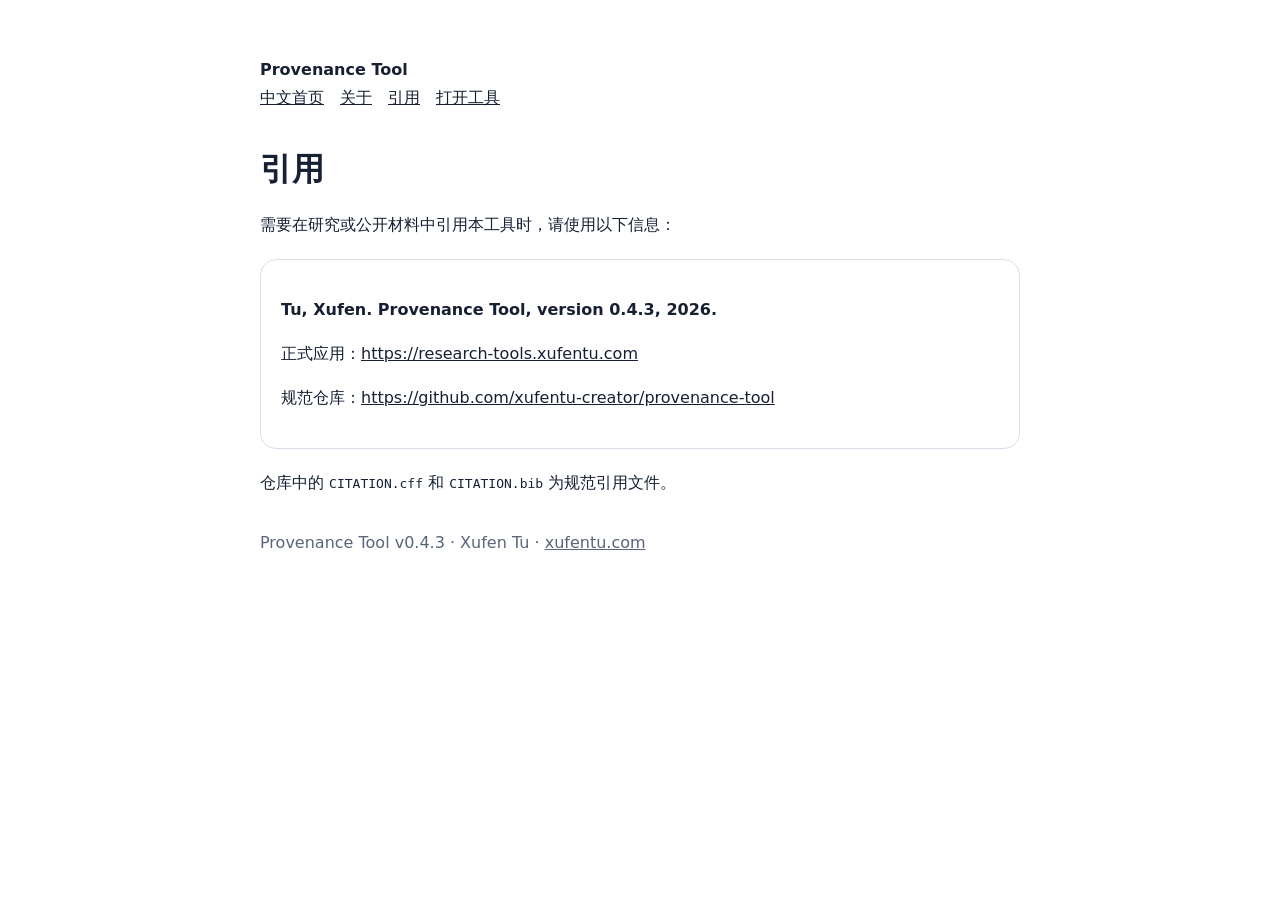
<file: zh/citation.html>
<!doctype html><html lang="zh-CN"><head><meta charset="utf-8"><meta name="viewport" content="width=device-width,initial-scale=1"><title>引用 | Provenance Tool</title><meta name="description" content="Provenance Tool 的规范引用信息。"><link rel="canonical" href="https://research-tools.xufentu.com/zh/citation.html"><link rel="alternate" hreflang="en" href="https://research-tools.xufentu.com/"><link rel="alternate" hreflang="zh-CN" href="https://research-tools.xufentu.com/zh/citation.html"><style>body{font-family:system-ui,-apple-system,"Segoe UI","Noto Sans SC",sans-serif;max-width:760px;margin:0 auto;padding:40px 22px;line-height:1.75;color:#172033}a{color:inherit}header,footer{padding:16px 0}nav a{margin-right:16px}h1{line-height:1.25}.card{border:1px solid #d9dee8;border-radius:16px;padding:20px;margin:20px 0}.muted{color:#596579}</style><script type="application/ld+json">{"@context":"https://schema.org","@type":"WebPage","name":"引用","url":"https://research-tools.xufentu.com/zh/citation.html","inLanguage":"zh-CN","isPartOf":{"@id":"https://research-tools.xufentu.com/#website"},"about":{"@id":"https://research-tools.xufentu.com/#software"},"author":{"@id":"https://xufentu.com/#xufen-tu"}}</script></head><body><header><strong>Provenance Tool</strong><nav><a href="./">中文首页</a><a href="about.html">关于</a><a href="citation.html">引用</a><a href="../">打开工具</a></nav></header><main><h1>引用</h1><p>需要在研究或公开材料中引用本工具时，请使用以下信息：</p><div class="card"><p><strong>Tu, Xufen. Provenance Tool, version 0.4.3, 2026.</strong></p><p>正式应用：<a href="https://research-tools.xufentu.com">https://research-tools.xufentu.com</a></p><p>规范仓库：<a href="https://github.com/xufentu-creator/provenance-tool">https://github.com/xufentu-creator/provenance-tool</a></p></div><p>仓库中的 <code>CITATION.cff</code> 和 <code>CITATION.bib</code> 为规范引用文件。</p></main><footer class="muted">Provenance Tool v0.4.3 · Xufen Tu · <a href="https://xufentu.com">xufentu.com</a></footer></body></html>
</file>
<file: assets/product-ui.css>
/* Review candidate: unified research-product visual layer. No route or data changes. */
:root{
  --bg:#f3f5f7;--panel:#fff;--text:#142237;--muted:#5c6d7e;--line:#dce4eb;
  --soft:#f6f9fb;--dark:#13283e;--radius:18px;--shadow:0 24px 72px rgba(29,57,80,.075);
  --app-bg:#f3f5f7;--app-panel:#fff;--app-ink:#142237;--app-sub:#5c6d7e;
  --app-line:#dce4eb;--app-accent:#174d6a;--app-elev:0 24px 72px rgba(29,57,80,.075)
}
body{color:var(--text);background:radial-gradient(ellipse 55% 32% at 82% 0%,#dcecf0 0%,transparent 75%),linear-gradient(180deg,#fafbfc 0%,#f3f5f7 67%,#f8fafb 100%)}
.shell{width:min(calc(100% - 48px),1140px);padding:22px 0 60px}
.topbar{position:relative;top:0;min-height:70px;border:1px solid #dbe4e9;border-radius:18px;background:#fff;box-shadow:0 12px 30px rgba(23,54,77,.045)}
.mark{width:43px;height:43px;border-radius:11px;background:#163b53;color:#fff;font-family:Georgia,serif;font-size:22px;font-weight:600}
.brand{color:#14283b;font-size:16px;font-weight:750;letter-spacing:-.035em}
.brand-light{font-weight:450}.app-subtitle{font-size:11px;letter-spacing:.01em;color:#68798a;margin-left:8px;font-weight:500}
.lang{background:#f8fafb;border-color:#dbe4e9;color:#20384c}
.resource-nav{display:flex;align-items:center;gap:25px;flex-wrap:wrap;padding:12px 12px 0;color:#5e6c7d;font-size:12px;font-weight:600}
.resource-nav a{padding:6px 2px;transition:color .15s}.resource-nav a:hover,.resource-nav a:focus-visible{color:#0a5276;text-decoration:underline;text-underline-offset:4px}
.hero{position:relative;padding:66px 4px 32px;max-width:1000px}
.eyebrow{color:#34647c;font-size:11px;letter-spacing:.18em}
.hero h1{font-family:Georgia,"Times New Roman",serif;color:#14283b;max-width:900px;font-size:clamp(46px,6.8vw,80px);letter-spacing:-.055em;line-height:1.07;font-weight:500}
.hero-copy{color:#576a7d;font-size:17px;line-height:1.7;max-width:670px;margin-top:17px}
.privacy{margin-top:21px;border:1px solid #d5e5e8;background:#edf6f5;color:#235e57;font-size:12px;font-weight:650;box-shadow:none}
.assurance-row{display:grid;grid-template-columns:repeat(3,minmax(0,1fr));gap:14px;margin-bottom:24px}
.assurance-row>div{display:flex;align-items:center;gap:12px;min-height:60px;padding:10px 17px;background:rgba(255,255,255,.82);border:1px solid #e0e7ec;border-radius:14px;font-size:12px;color:#395165;font-weight:600}
.assurance-symbol{color:#46778f;font-family:Georgia,serif;font-size:20px;font-weight:500}
.modebar{position:relative;top:0;max-width:100%;margin:0 0 14px;padding:5px;border:1px solid #dfe6eb;border-radius:15px;box-shadow:none;background:#eaf0f3}
.modebtn{min-height:54px;color:#587083;border-radius:11px;font-weight:700}.modebtn.active{background:#163b53;color:white;box-shadow:0 5px 14px rgba(23,63,87,.16)}
.workspace{max-width:none;border-radius:22px;border:1px solid #dbe4e9;background:#fff;box-shadow:0 22px 70px rgba(25,59,84,.07)}
.view{padding:36px 38px 42px}.view-head{margin-bottom:26px}
.view-head h2{font-family:Georgia,"Times New Roman",serif;font-weight:500;letter-spacing:-.025em;font-size:32px;color:#17334a}
.view-head p{max-width:660px;color:#607386;line-height:1.65;font-size:14px}
.canvas{grid-template-columns:minmax(0,1.1fr) minmax(325px,.9fr);gap:20px}
.drop{min-height:380px;border:1.5px dashed #afc7d2;border-radius:17px;background:radial-gradient(circle at 50% 20%,#f5fbfc,#f8fafb 70%);box-shadow:none}
.drop:hover,.slot:hover{border-color:#5b879a;transform:none}.drop.drag,.slot.drag{border-color:#185878;background:#eff8fa}
.drop-icon{width:64px;height:64px;border-radius:18px;background:#dfeef3;color:#1d5873;font-size:32px;box-shadow:none}
.drop h3,.slot h3{font-family:Georgia,"Times New Roman",serif;font-weight:500;letter-spacing:-.02em;color:#203b50}
.drop p,.slot p{color:#6b7a89}
.sidecard{position:static;top:auto;background:#f8fafb;border:1px solid #e0e7ec;border-radius:17px;padding:25px;box-shadow:none}
.sidecard h3{color:#1d3d50}.mini label{color:#597184;letter-spacing:.065em}
.mini input,.mini select,.mini textarea{color:#1f384a;border:1px solid #d4e0e7;border-radius:10px;background:#fff}
.mini input:focus,.mini select:focus,.mini textarea:focus{border-color:#367b9b;box-shadow:0 0 0 3px rgba(39,115,149,.11)}
.button{border-radius:10px}.primary{background:#174a65;color:#fff;box-shadow:none}.primary:hover:not(:disabled){background:#113a51}.secondary{color:#22445b;background:#fff;border:1px solid #cbdce5}
.button:focus-visible,.modebtn:focus-visible,.lang:focus-visible,.text-action:focus-visible{outline:3px solid #70b5d3;outline-offset:3px}
.filelist,.tablewrap{border-color:#dce5eb}.filerow{border-bottom-color:#e4e9ed}.fname{color:#203d53}
.slot{border:1.5px dashed #b6ccd5;border-radius:17px;transition:border-color .15s;background:#fafcfd}
.slot .label{color:#4a778d}.summarygrid .metric{background:#f8fafb;border-color:#e0e7ec}
.resultbox{max-width:none;background:#16384e;border-radius:16px;box-shadow:0 16px 35px rgba(12,53,78,.15)}
.resultbox h3,.resultbox .result-title{color:#fff}.id-row{border-color:#486477;background:#163448}
.verify-hero{border-radius:14px}.site-footer{display:flex;justify-content:space-between;align-items:center;gap:20px;margin-top:29px;padding:25px 6px 0;border-top:1px solid #d9e2e7;color:#617587;font-size:12px}
.site-footer>div{display:flex;flex-direction:column;gap:4px}.site-footer strong{color:#24485e;font-size:13px}.site-footer a{text-decoration:underline;text-underline-offset:3px}
@media(max-width:980px){.canvas{grid-template-columns:1fr}.hero{padding-top:48px}.view{padding:28px}.drop{min-height:310px}}
@media(max-width:620px){.shell{width:calc(100% - 22px);padding-top:10px}.topbar{min-height:60px;border-radius:14px}.resource-nav{gap:12px;padding:9px 2px 0;font-size:11px}.resource-nav a{padding:6px 3px}.hero{padding:39px 2px 25px}.hero h1{font-size:clamp(39px,10vw,52px)}.hero-copy{font-size:14px}.assurance-row{grid-template-columns:1fr;gap:7px;margin-bottom:16px}.assurance-row>div{min-height:43px;padding:8px 13px}.assurance-symbol{font-size:17px}.modebar{top:0;grid-template-columns:repeat(3,minmax(0,1fr));gap:4px}.modebtn{min-height:52px;font-size:12px;padding:5px}.workspace{border-radius:17px}.view{padding:20px 16px 28px}.view-head h2{font-size:27px}.drop{min-height:280px}.drop h3{font-size:23px}.sidecard{padding:17px}.site-footer{align-items:flex-start;flex-direction:column}.id-row .text-action{display:inline-block;grid-column:1/-1;justify-self:start}.id-row{grid-template-columns:72px minmax(0,1fr)}}
@media(prefers-reduced-motion:reduce){html{scroll-behavior:auto}.button,.drop,.slot,.resource-nav a{transition:none!important}.busy::after{animation:none}}
</file>
